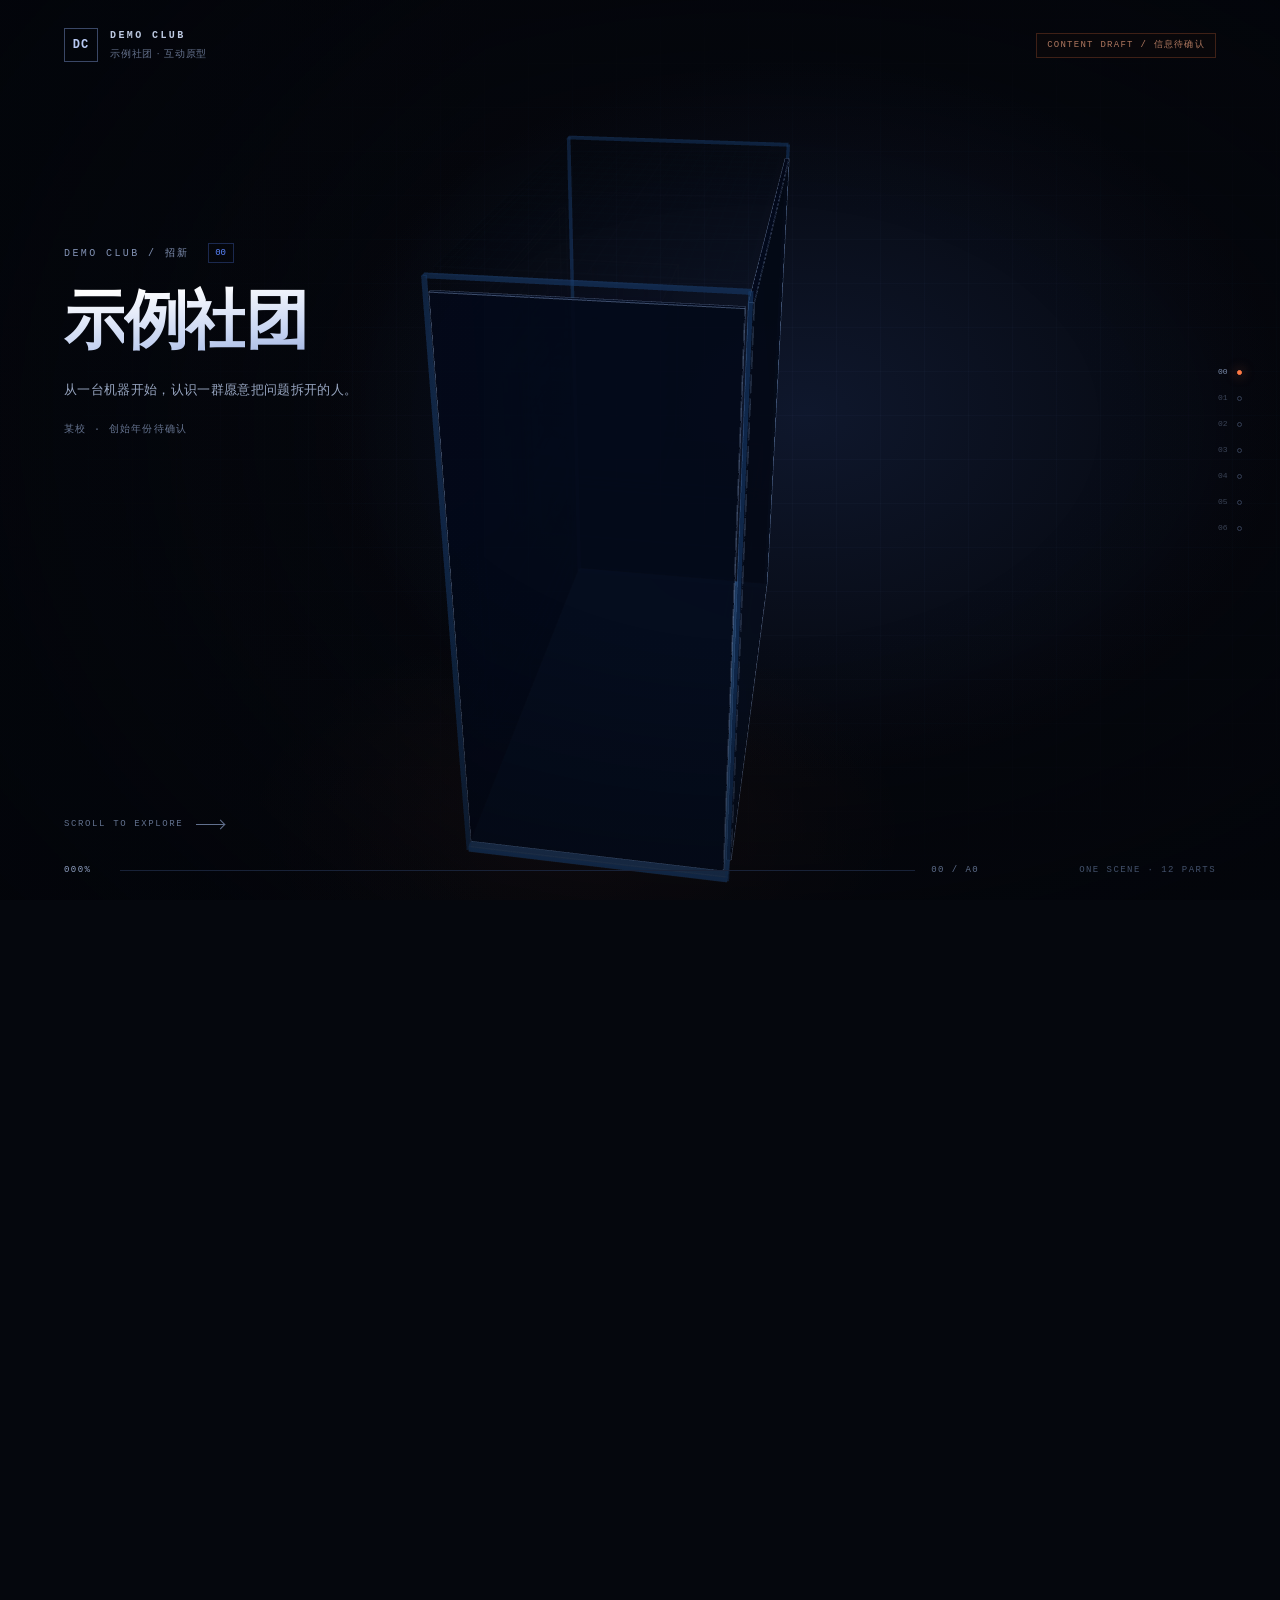
<file: index.html>
<!doctype html>
<html lang="zh-CN">
<head>
  <meta charset="utf-8">
  <meta name="viewport" content="width=device-width,initial-scale=1,viewport-fit=cover">
  <meta name="theme-color" content="#05070d">
  <meta name="description" content="示例社团招新互动原型：用一镜到底的台式机拆解，认识装机、选购与互助。">
  <title>示例社团 · 把问题拆开看看</title>
  <link rel="stylesheet" href="./styles.css">
  <style>html,body{margin:0;background:#05070d;color:#e8eefb}</style>
  <script type="importmap">{ "imports": { "three": "./vendor/three.module.js" } }</script>
</head>
<body>
  <a class="skip-link" href="#static-content">跳到静态正文</a>
  <div id="fallback-notice" class="fallback-notice" role="status" hidden></div>

  <div id="experience">
    <div class="scroll-track" id="scroll-track">
      <section class="stage" id="stage" aria-label="台式机七幕互动拆解">
        <div class="ambient" aria-hidden="true"></div>
        <div class="blueprint-grid" aria-hidden="true"></div>
        <canvas id="gl" aria-hidden="true"></canvas>
        <div class="blueprint-overlay" aria-hidden="true"><span class="fig-label">FIG.03 / EXPLODED VIEW</span><span class="scale-label">ATX · 1 UNIT ≈ 1 CM</span><i></i><i></i><i></i><i></i></div>
        <div class="vignette" aria-hidden="true"></div>

        <div class="boot" id="boot" role="status" aria-label="正在准备三维场景">
          <div class="boot-machine" aria-hidden="true"><i></i><i></i><i></i></div>
          <span>ASSEMBLING / 正在装配</span>
        </div>

        <header class="site-header">
          <a class="wordmark" href="#" aria-label="回到序章"><b>DC</b><span>DEMO CLUB<small>示例社团 · 互动原型</small></span></a>
          <span class="draft-badge">CONTENT DRAFT / 信息待确认</span>
        </header>

        <div id="labels" class="labels" aria-hidden="true"></div>
        <div id="copy" class="copy-layer">
          <article class="copy-panel" data-scene="a0" style="opacity:1;visibility:visible" aria-hidden="false">
            <div class="copy-topline"><span class="eyebrow">DEMO CLUB / 招新</span><span class="scene-index">00</span></div>
            <h1 class="scene-title">示例社团</h1>
            <p class="scene-lead">从一台机器开始，认识一群愿意把问题拆开的人。</p>
            <p class="scene-meta">某校 · 创始年份待确认</p>
          </article>
        </div>

        <nav class="chapter-rail" id="chapter-rail" aria-label="七幕目录">
          <button type="button" data-jump="0" aria-label="序章"><span>00</span><i></i></button>
          <button type="button" data-jump="1" aria-label="打开"><span>01</span><i></i></button>
          <button type="button" data-jump="2" aria-label="拆解"><span>02</span><i></i></button>
          <button type="button" data-jump="3" aria-label="图纸"><span>03</span><i></i></button>
          <button type="button" data-jump="4" aria-label="现实"><span>04</span><i></i></button>
          <button type="button" data-jump="5" aria-label="我们"><span>05</span><i></i></button>
          <button type="button" data-jump="6" aria-label="加入"><span>06</span><i></i></button>
        </nav>

        <aside class="join-card" id="join-card" aria-label="加入示例社团" aria-hidden="true">
          <div class="join-card-head"><span>JOIN THE BENCH</span><b>07 / 2026</b></div>
          <img id="qr-placeholder" src="./assets/qr-placeholder.svg" width="160" height="160" alt="二维码占位图，正式二维码待提供，当前不可扫码">
          <div class="join-copy"><strong>带上好奇心就够了</strong><span>正式群二维码待提供</span></div>
          <div class="join-actions">
            <button type="button" class="primary" id="show-qr">查看二维码</button>
            <button type="button" id="show-activities">活动安排</button>
            <button type="button" disabled title="联系方式待提供">联系方式待提供</button>
          </div>
        </aside>

        <aside class="part-card" id="part-card" aria-live="polite" aria-hidden="true">
          <button type="button" class="part-card-close" id="part-card-close" aria-label="关闭零件说明">×</button>
          <span class="part-card-index" id="part-card-index">—</span>
          <strong id="part-card-name"></strong>
          <small id="part-card-spec"></small>
        </aside>

        <dialog class="qr-dialog" id="qr-dialog" aria-labelledby="qr-dialog-title">
          <button type="button" class="qr-dialog-close" id="qr-dialog-close" aria-label="关闭二维码">×</button>
          <h2 id="qr-dialog-title">正式二维码待提供</h2>
          <img src="./assets/qr-placeholder.svg" width="240" height="240" alt="二维码占位图，不可扫码，正式群二维码待提供">
          <p>这是占位图，扫不出群。拿到正式二维码后替换 <code>assets/</code> 下的同名文件即可，页面结构不用改。</p>
        </dialog>

        <button class="scroll-cue" id="scroll-cue" type="button" aria-label="滚动到第一幕">
          <span>SCROLL TO EXPLORE</span><i aria-hidden="true"></i>
        </button>

        <footer class="hud">
          <span class="hud-pct" id="pct">000%</span>
          <span class="hud-track" aria-hidden="true"><i></i></span>
          <span class="hud-scene" id="hud-scene">00 / PROLOGUE</span>
          <span class="hud-tech">ONE SCENE · 12 PARTS</span>
        </footer>
      </section>
    </div>
  </div>

  <main id="static-content" class="static-content">
    <p class="static-kicker">STATIC EDITION / 完整静态版</p>
    <h1>示例社团：把问题拆开看看</h1>
    <p>这是无需 WebGL 也能阅读的七幕版本。社团名称、年份、活动与联系方式目前均为待确认演示内容。</p>
    <section id="static-a0"><span>00 / 序章</span><h2>示例社团</h2><p>从一台机器开始，认识一群愿意把问题拆开的人。某校，创始年份待确认。</p></section>
    <section id="static-a1"><span>01 / 打开</span><h2>把它拆开看看</h2><p>这台机器里的每一个零件，都在决定它值不值这个价。</p></section>
    <section id="static-a2"><span>02 / 装机</span><h2>我们真的动手</h2><p>整机装配、常见故障排错、工具与防静电、走线，均为待确认的示例活动条目。</p></section>
    <section id="static-a3"><span>03 / 参数</span><h2>参数不是玄学</h2><p>看懂 CPU 与整机差价、B760 和 Z790 的定位、电源瓦数；当前规范为 ATX 3.1 与 12V-2x6。</p></section>
    <section id="static-a4"><span>04 / 现实</span><h2>今年，存储是真的贵</h2><p>内存和固态涨价会卡住第一台机器的预算。我们帮你分清哪些钱必须花、哪些可以等，以及旧零件哪些还能用。</p></section>
    <section id="static-a5"><span>05 / 我们</span><h2>一个人装机，一群人排错</h2><p>不懂就问。把问题带来，把机器带来，空手来也可以。成员方向与活动频次待社团确认。</p></section>
    <section id="static-a6"><span>06 / 加入</span><h2>九月，机箱旁边见</h2><p>团队寄语、正式群二维码和联系方式待提供。本页占位二维码不可扫描，不能直接作为上线版本。</p></section>
  </main>

  <noscript><style>#experience{display:none}.static-content{display:block}</style></noscript>
  <output id="diagnostics" hidden></output>
  <script type="module">
    import('./src/main.js').catch((error) => {
      document.documentElement.classList.add('static-mode');
      const notice = document.getElementById('fallback-notice');
      notice.hidden = false;
      notice.textContent = `已显示静态完整版：三维模块加载失败（${error.message}）。`;
      console.error(error);
    });
  </script>
</body>
</html>
</file>
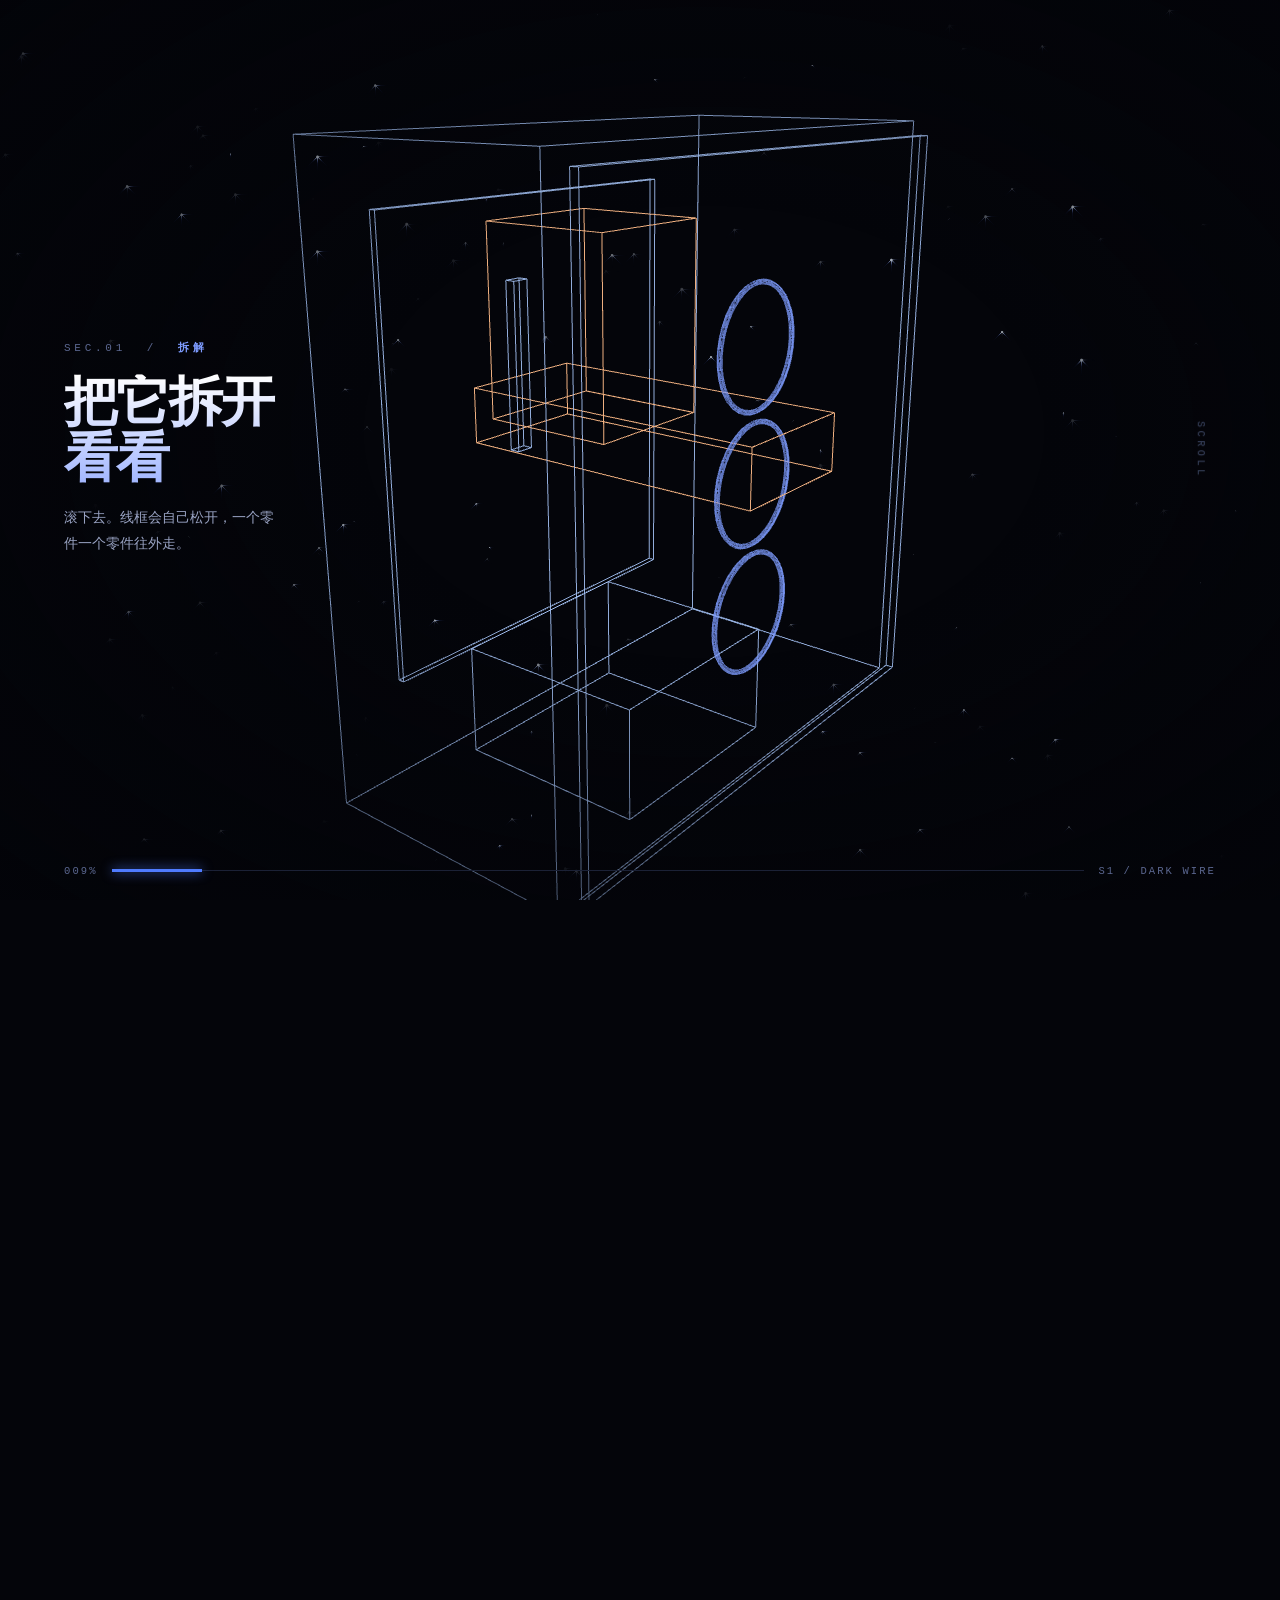
<file: apps/recruit-explore/s1-dark-wire.html>
<!DOCTYPE html>
<html lang="zh-CN">
<head>
<meta charset="UTF-8">
<meta name="viewport" content="width=device-width, initial-scale=1.0">
<title>S1 · 暗场线框 — 台式机爆炸拆解</title>
<style>
  :root{--p:0}
  *{margin:0;padding:0;box-sizing:border-box}
  html,body{background:#04050a;color:#e8eaf0;overflow-x:hidden;
    font-family:"PingFang SC","Microsoft YaHei",system-ui,sans-serif;-webkit-font-smoothing:antialiased}
  #stars{position:fixed;inset:0;z-index:0;pointer-events:none}
  #gl{position:fixed;inset:0;z-index:1;display:block}
  #vig{position:fixed;inset:0;z-index:2;pointer-events:none;
    background:radial-gradient(ellipse at 55% 48%,transparent 34%,rgba(3,4,9,.88) 100%)}
  .scroll{height:300vh;position:relative;z-index:0}

  .copy{position:fixed;left:5vw;top:50%;transform:translateY(-50%);z-index:4;max-width:22ch;pointer-events:none}
  .eyebrow{font:500 11px/1 ui-monospace,Consolas,monospace;letter-spacing:.34em;
    color:#5b6790;text-transform:uppercase;margin-bottom:20px}
  .eyebrow b{color:#7d9bff}
  h1{font-size:clamp(32px,4.2vw,56px);line-height:1.05;letter-spacing:-.03em;font-weight:800;
    background:linear-gradient(180deg,#fff 0%,#9fb4ff 100%);
    -webkit-background-clip:text;background-clip:text;color:transparent}
  .lead{margin-top:18px;font-size:13.5px;line-height:1.9;color:#98a2c2}

  .labels{position:fixed;inset:0;z-index:3;pointer-events:none}
  .lb{position:absolute;font:500 11px/1 ui-monospace,Consolas,monospace;letter-spacing:.16em;
    color:#c9d4ff;white-space:nowrap;opacity:0;transform:translate(-50%,-50%);
    transition:opacity .25s;text-shadow:0 0 12px rgba(79,123,255,.6)}
  .lb i{display:block;width:1px;height:26px;margin:6px auto 0;
    background:linear-gradient(#4f7bff,rgba(79,123,255,0))}

  .hud{position:fixed;left:5vw;right:5vw;bottom:24px;z-index:5;display:flex;align-items:center;gap:14px;
    font:500 10.5px/1 ui-monospace,monospace;letter-spacing:.2em;color:#5b6790}
  .bar{flex:1;height:1px;background:#1b2136;position:relative}
  .bar i{position:absolute;left:0;top:-1px;height:3px;background:#4f7bff;width:calc(var(--p) * 100%);
    box-shadow:0 0 12px #4f7bff}
  .hint{position:fixed;right:4vw;top:50%;transform:translateY(-50%) rotate(90deg);z-index:5;
    font:500 10px/1 ui-monospace,monospace;letter-spacing:.36em;color:#3d4866}
  #err{position:fixed;left:5vw;top:24px;z-index:9;max-width:70ch;
    font:500 12px/1.7 ui-monospace,monospace;color:#ff8f6b;white-space:pre-wrap}
  #dbg{position:fixed;left:5vw;bottom:56px;z-index:9;
    font:500 11px/1.6 ui-monospace,monospace;color:#6f7da3;white-space:pre-wrap}
</style>
<script type="importmap">
{ "imports": { "three": "./vendor/three.module.js" } }
</script>
</head>
<body>
<canvas id="stars"></canvas>
<canvas id="gl"></canvas>
<div id="vig"></div>
<div class="labels" id="labels"></div>

<div class="scroll"></div>

<div class="copy">
  <div class="eyebrow">SEC.01 &nbsp;/&nbsp; <b>拆解</b></div>
  <h1>把它拆开看看</h1>
  <p class="lead">滚下去。线框会自己松开，一个零件一个零件往外走。</p>
</div>

<div class="hint">SCROLL</div>
<div class="hud">
  <span id="pct">000%</span><span class="bar"><i></i></span><span>S1 / DARK WIRE</span>
</div>
<div id="err"></div>
<div id="dbg"></div>

<script>
// ---- 星芒层（纯 2D，不依赖 WebGL）----
(function(){
  const cv = document.getElementById('stars');
  const ctx = cv.getContext('2d');
  const DPR = Math.min(devicePixelRatio || 1, 2);
  function mulberry32(a){return function(){a|=0;a=a+0x6D2B79F5|0;let t=Math.imul(a^a>>>15,1|a);
    t=t+Math.imul(t^t>>>7,61|t)^t;return((t^t>>>14)>>>0)/4294967296}}
  const rnd = mulberry32(20261024);
  let stars = [], sprite;
  function makeSprite(){
    const S = 96, H = S/2, c = document.createElement('canvas');
    c.width = c.height = S;
    const g = c.getContext('2d'); g.translate(H,H);
    const len = S*0.48, w = S*0.014;
    for (let i=0;i<4;i++){
      const gr = g.createLinearGradient(0,0,len,0);
      gr.addColorStop(0,'hsla(220,100%,100%,1)');
      gr.addColorStop(.12,'hsla(222,96%,88%,.85)');
      gr.addColorStop(.4,'hsla(226,96%,66%,.18)');
      gr.addColorStop(1,'hsla(230,96%,55%,0)');
      g.save(); g.rotate(i*Math.PI/4); g.fillStyle = gr;
      g.beginPath(); g.moveTo(0,-w);
      g.quadraticCurveTo(len*.3,-w*.7,len,0);
      g.quadraticCurveTo(len*.3,w*.7,0,w);
      g.closePath(); g.fill(); g.restore();
    }
    const r = S*0.05, core = g.createRadialGradient(0,0,0,0,0,r);
    core.addColorStop(0,'rgba(255,255,255,1)');
    core.addColorStop(.6,'rgba(226,240,255,.85)');
    core.addColorStop(1,'rgba(210,232,255,0)');
    g.fillStyle = core; g.beginPath(); g.arc(0,0,r,0,6.2832); g.fill();
    return c;
  }
  sprite = makeSprite();
  function rebuild(){
    cv.width = Math.floor(innerWidth*DPR);
    cv.height = Math.floor(innerHeight*DPR);
    const N = Math.max(140, Math.round(innerWidth*innerHeight/9000));
    stars = [];
    for (let i=0;i<N;i++){
      stars.push({x:rnd(),y:rnd(),s:.35+rnd()*1.1,a:.25+rnd()*.6,ph:rnd()*6.283,sp:.5+rnd()*1.4});
    }
  }
  rebuild();
  addEventListener('resize', rebuild);
  window.__drawStars = function(progress, t){
    ctx.setTransform(1,0,0,1,0,0);
    ctx.clearRect(0,0,cv.width,cv.height);
    ctx.globalCompositeOperation = 'lighter';
    for (const s of stars){
      const par = 1 + progress*1.4;                 // 越往下越"贴脸"
      const x = ((s.x + (progress-0.5)*0.12*s.s) % 1) * cv.width;
      const y = s.y * cv.height;
      const size = 22*s.s*par;
      const tw = .55 + .45*Math.sin(t*s.sp + s.ph);
      ctx.globalAlpha = s.a * tw * (1 - progress*0.35);
      ctx.drawImage(sprite, x - size/2, y - size/2, size, size);
    }
    ctx.globalAlpha = 1;
    ctx.globalCompositeOperation = 'source-over';
  };
})();
</script>

<script type="module">
const errBox = document.getElementById('err');
function fail(msg){ errBox.textContent = 'WEBGL/THREE 失败：' + msg; }
let THREE;
try { THREE = await import('three'); } catch(e){ fail('import three: ' + e.message); throw e; }

const canvas = document.getElementById('gl');
let renderer;
try {
  renderer = new THREE.WebGLRenderer({ canvas, antialias:true, alpha:true });
} catch(e){
  fail('WebGLRenderer: ' + e.message);
  throw e;
}
renderer.setPixelRatio(Math.min(devicePixelRatio, 2));
renderer.setSize(innerWidth, innerHeight);

const scene = new THREE.Scene();
const camera = new THREE.PerspectiveCamera(40, innerWidth/innerHeight, 0.1, 2000);

// ---------- 机箱零件（单位约等于 cm）----------
const LINE = new THREE.LineBasicMaterial({ color:0x5b86ff, transparent:true, opacity:.95 });
const LINE_HOT = new THREE.LineBasicMaterial({ color:0xff6b3d, transparent:true, opacity:.95 });
const parts = [];

function box(name, w, h, d, pos, expl, hot){
  const geo = new THREE.BoxGeometry(w, h, d);
  const edges = new THREE.EdgesGeometry(geo);
  const line = new THREE.LineSegments(edges, hot ? LINE_HOT : LINE);
  line.position.set(pos[0], pos[1], pos[2]);
  scene.add(line);
  parts.push({
    name, obj: line,
    base: new THREE.Vector3(pos[0], pos[1], pos[2]),
    expl: new THREE.Vector3(expl[0], expl[1], expl[2])
  });
  return line;
}

// 尺寸：机箱 w20 h46 d42，原点在中心
box('机箱框架', 20, 46, 42, [0, 0, 0], [0, 0, 0], false);
box('侧板', 0.6, 44, 40, [10, 0, 0], [15, 0, 0], false);
box('主板', 0.5, 34, 30, [-9.2, 1, 0], [-13, 0, 0], false);
box('散热器', 11, 15, 11, [-5.2, 8, -2], [-9, 7, 0], true);
box('内存', 0.8, 13, 1.4, [-8.6, 5, 2.4], [-9, 5, 3], false);
box('显卡', 26, 4.5, 11, [-2, 0.5, -5], [0, 0, 16], true);
box('电源', 15, 8.5, 16, [0, -17.5, 2], [-4, -13, 3], false);

// 前置风扇（三个环）
const fanMat = new THREE.LineBasicMaterial({ color:0x7d9bff, transparent:true, opacity:.55 });
for (let i=0;i<3;i++){
  const ring = new THREE.Mesh(
    new THREE.TorusGeometry(4.4, 0.16, 6, 40),
    new THREE.MeshBasicMaterial({ color:0x7d9bff, transparent:true, opacity:.5, wireframe:true })
  );
  ring.position.set(8.6, 9 - i*9.6, 0);
  ring.rotation.y = Math.PI/2;
  scene.add(ring);
  parts.push({ name:'进风', obj:ring, base:ring.position.clone(), expl:new THREE.Vector3(14, 0, 0) });
}

// ---------- 标签 DOM ----------
const labelsEl = document.getElementById('labels');
const LABELS = ['侧板','主板','散热器','显卡','电源'];
const labelMap = new Map();
for (const n of LABELS){
  const d = document.createElement('div');
  d.className = 'lb'; d.innerHTML = n + '<i></i>';
  labelsEl.appendChild(d);
  labelMap.set(n, d);
}

// ---------- 滚动进度 ----------
const forced = new URLSearchParams(location.search).get('t');
const FORCED = forced === null ? null : Math.min(1, Math.max(0, parseFloat(forced) || 0));
let target = 0, cur = 0;

function measure(){
  const max = document.documentElement.scrollHeight - innerHeight;
  target = max > 0 ? Math.min(1, Math.max(0, scrollY / max)) : 0;
}

const pctEl = document.getElementById('pct');
const v3 = new THREE.Vector3();
const shellAlpha = { v: 1 };

function place(p){
  for (const it of parts){
    it.obj.position.copy(it.base).addScaledVector(it.expl, p);
    if (it.name === '机箱框架'){
      it.obj.material.opacity = 0.95 * (1 - p*0.82);
    }
  }
  // 相机后撤
  camera.position.set(52 + p*16, 26 + p*7, 66 + p*26);
  camera.lookAt(0, 0, 0);
  camera.updateMatrixWorld();

  // 标签投影
  for (const [name, el] of labelMap){
    const it = parts.find(x => x.name === name);
    if (!it) continue;
    v3.copy(it.obj.position).project(camera);
    const x = (v3.x*0.5+0.5)*innerWidth;
    const y = (0.5 - v3.y*0.5)*innerHeight;
    el.style.left = x + 'px';
    el.style.top = (y - 30) + 'px';
    el.style.opacity = String(Math.max(0, Math.min(1, (p - 0.18) / 0.45)) * 0.95);
  }
}

const DBG = new URLSearchParams(location.search).get('dbg') !== null;
const dbgEl = document.getElementById('dbg');
function report(){
  if (!DBG) return;
  const sc = document.getElementById('stars');
  dbgEl.textContent = [
    'calls=' + renderer.info.render.calls,
    'lines=' + renderer.info.render.lines,
    'gl=' + canvas.width + 'x' + canvas.height,
    'css=' + canvas.clientWidth + 'x' + canvas.clientHeight,
    'stars=' + (typeof window.__drawStars),
    'starsCv=' + sc.width + 'x' + sc.height,
    'parts=' + parts.length,
    'ctx=' + (renderer.getContext() ? 'ok' : 'null')
  ].join('\n');
}

function draw(t){
  place(FORCED !== null ? FORCED : cur);
  const p = FORCED !== null ? FORCED : cur;
  const hue = 0.60 + p*0.14;
  LINE.color.setHSL(hue, 0.82, 0.66);
  LINE_HOT.color.setHSL(0.055, 0.9, 0.6);
  renderer.render(scene, camera);
  if (window.__drawStars) window.__drawStars(p, t);
  pctEl.textContent = String(Math.round(p*100)).padStart(3,'0') + '%';
  document.documentElement.style.setProperty('--p', p.toFixed(4));
  report();
}

addEventListener('resize', () => {
  camera.aspect = innerWidth/innerHeight;
  camera.updateProjectionMatrix();
  renderer.setSize(innerWidth, innerHeight);
});

if (FORCED !== null){
  // 锁定进度仍持续渲染：无头截图必须保证合成器能拿到画布内容
  (function spin(){
    draw(2.0);
    requestAnimationFrame(spin);
  })();
} else {
  measure(); cur = target;
  addEventListener('scroll', measure, {passive:true});
  const clock = new THREE.Clock();
  (function loop(){
    cur += (target - cur) * 0.1;
    draw(clock.getElapsedTime());
    requestAnimationFrame(loop);
  })();
}
</script>
</body>
</html>
</file>
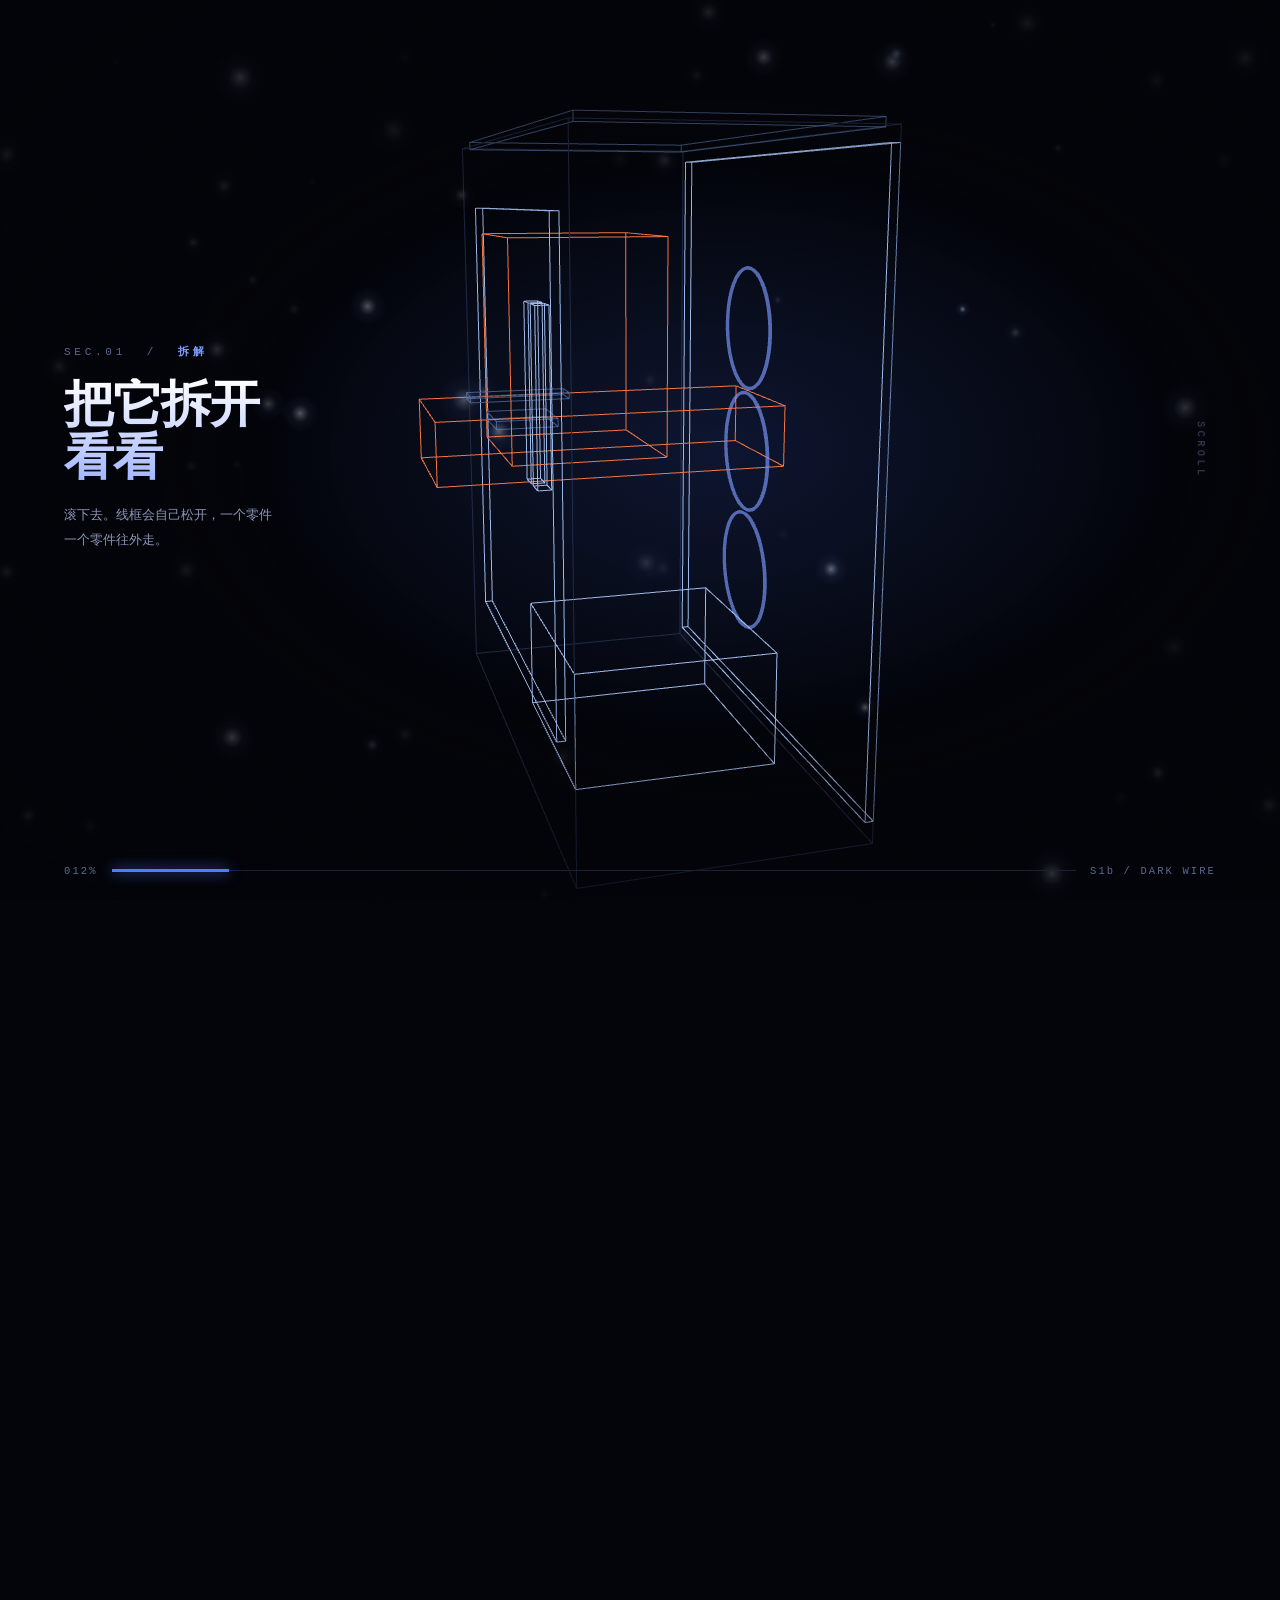
<file: apps/recruit-explore/s1b-dark-wire.html>
<!DOCTYPE html>
<html lang="zh-CN">
<head>
<meta charset="UTF-8">
<meta name="viewport" content="width=device-width, initial-scale=1.0">
<title>S1b · 暗场线框 — 台式机爆炸拆解（缓动版）</title>
<style>
  :root{--p:0}
  *{margin:0;padding:0;box-sizing:border-box}
  html,body{background:#04050a;color:#e8eaf0;overflow-x:hidden;
    font-family:"PingFang SC","Microsoft YaHei",system-ui,sans-serif;-webkit-font-smoothing:antialiased}
  #stars{position:fixed;inset:0;z-index:0;pointer-events:none}
  #glow{position:fixed;inset:0;z-index:0;pointer-events:none;
    background:radial-gradient(ellipse 52% 46% at 56% 50%, rgba(38,62,140,.30), transparent 72%)}
  #gl{position:fixed;inset:0;z-index:1;display:block}
  #vig{position:fixed;inset:0;z-index:2;pointer-events:none;
    background:radial-gradient(ellipse at 56% 50%,transparent 38%,rgba(3,4,9,.92) 100%)}
  .scroll{height:340vh;position:relative;z-index:0}

  .copy{position:fixed;left:5vw;top:50%;transform:translateY(-50%);z-index:4;max-width:21ch;pointer-events:none}
  .eyebrow{font:500 11px/1 ui-monospace,Consolas,monospace;letter-spacing:.34em;
    color:#5b6790;text-transform:uppercase;margin-bottom:20px}
  .eyebrow b{color:#7d9bff}
  h1{font-size:clamp(30px,3.9vw,52px);line-height:1.06;letter-spacing:-.03em;font-weight:800;
    background:linear-gradient(180deg,#fff 0%,#9fb4ff 100%);
    -webkit-background-clip:text;background-clip:text;color:transparent}
  .lead{margin-top:18px;font-size:13px;line-height:1.95;color:#8b96b8}

  .labels{position:fixed;inset:0;z-index:3;pointer-events:none}
  .lb{position:absolute;opacity:0;transform:translate(-50%,0);transition:opacity .3s;
    font:500 10.5px/1.2 ui-monospace,Consolas,monospace;letter-spacing:.2em;color:#cdd8ff;
    white-space:nowrap;text-shadow:0 0 14px rgba(79,123,255,.55)}
  .lb s{display:block;text-decoration:none;font-size:9px;letter-spacing:.12em;
    color:#6a76a0;margin-top:5px;text-align:center}
  .lb b{display:block;width:1px;height:22px;margin:7px auto 0;
    background:linear-gradient(rgba(125,155,255,.85),rgba(125,155,255,0))}

  .hud{position:fixed;left:5vw;right:5vw;bottom:24px;z-index:5;display:flex;align-items:center;gap:14px;
    font:500 10.5px/1 ui-monospace,monospace;letter-spacing:.2em;color:#5b6790}
  .bar{flex:1;height:1px;background:#1b2136;position:relative}
  .bar i{position:absolute;left:0;top:-1px;height:3px;background:#4f7bff;width:calc(var(--p) * 100%);
    box-shadow:0 0 14px #4f7bff}
  .hint{position:fixed;right:4vw;top:50%;transform:translateY(-50%) rotate(90deg);z-index:5;
    font:500 10px/1 ui-monospace,monospace;letter-spacing:.36em;color:#3d4866}
  #err{position:fixed;left:5vw;top:20px;z-index:9;max-width:70ch;
    font:500 12px/1.7 ui-monospace,monospace;color:#ff8f6b;white-space:pre-wrap}
</style>
<script type="importmap">
{ "imports": { "three": "./vendor/three.module.js" } }
</script>
</head>
<body>
<canvas id="stars"></canvas>
<div id="glow"></div>
<canvas id="gl"></canvas>
<div id="vig"></div>
<div class="labels" id="labels"></div>
<div class="scroll"></div>

<div class="copy">
  <div class="eyebrow">SEC.01 &nbsp;/&nbsp; <b>拆解</b></div>
  <h1>把它拆开看看</h1>
  <p class="lead">滚下去。线框会自己松开，一个零件一个零件往外走。</p>
</div>
<div class="hint">SCROLL</div>
<div class="hud">
  <span id="pct">000%</span><span class="bar"><i></i></span><span>S1b / DARK WIRE</span>
</div>
<div id="err"></div>

<script>
// ---------- 星芒层：只做柔光点，不做卡通星芒 ----------
(function(){
  const cv = document.getElementById('stars');
  const ctx = cv.getContext('2d');
  const DPR = Math.min(devicePixelRatio || 1, 2);
  function mulberry32(a){return function(){a|=0;a=a+0x6D2B79F5|0;let t=Math.imul(a^a>>>15,1|a);
    t=t+Math.imul(t^t>>>7,61|t)^t;return((t^t>>>14)>>>0)/4294967296}}
  const rnd = mulberry32(1124);
  let stars = [], sprite;

  function makeSprite(){
    const S = 64, H = S/2, c = document.createElement('canvas');
    c.width = c.height = S;
    const g = c.getContext('2d');
    const rg = g.createRadialGradient(H,H,0,H,H,H);
    rg.addColorStop(0,   'rgba(255,255,255,1)');
    rg.addColorStop(0.18,'rgba(226,236,255,.62)');
    rg.addColorStop(0.45,'rgba(160,190,255,.16)');
    rg.addColorStop(1,   'rgba(120,160,255,0)');
    g.fillStyle = rg;
    g.beginPath(); g.arc(H,H,H,0,6.2832); g.fill();
    return c;
  }
  sprite = makeSprite();

  function rebuild(){
    cv.width = Math.floor(innerWidth*DPR);
    cv.height = Math.floor(innerHeight*DPR);
    const N = Math.max(60, Math.round(innerWidth*innerHeight/26000));
    stars = [];
    for (let i=0;i<N;i++){
      stars.push({x:rnd(), y:rnd(), s:.5+rnd()*1.6, a:.12+rnd()*.34, ph:rnd()*6.283, sp:.3+rnd()*.9});
    }
  }
  rebuild();
  addEventListener('resize', rebuild);

  window.__drawStars = function(progress, t){
    ctx.setTransform(1,0,0,1,0,0);
    ctx.clearRect(0,0,cv.width,cv.height);
    ctx.globalCompositeOperation = 'lighter';
    for (const s of stars){
      const x = s.x * cv.width;
      const y = s.y * cv.height;
      const size = 26 * s.s * (1 + progress*1.1);
      const tw = .6 + .4*Math.sin(t*s.sp*.6 + s.ph);
      ctx.globalAlpha = s.a * tw * (1 - progress*0.4);
      ctx.drawImage(sprite, x - size/2, y - size/2, size, size);
    }
    ctx.globalAlpha = 1;
    ctx.globalCompositeOperation = 'source-over';
  };
})();
</script>

<script type="module">
const errBox = document.getElementById('err');
let THREE;
try { THREE = await import('three'); }
catch(e){ errBox.textContent = 'import three 失败: ' + e.message; throw e; }

const canvas = document.getElementById('gl');
let renderer;
try { renderer = new THREE.WebGLRenderer({ canvas, antialias:true, alpha:true }); }
catch(e){ errBox.textContent = 'WebGLRenderer 失败: ' + e.message; throw e; }
renderer.setPixelRatio(Math.min(devicePixelRatio, 2));
renderer.setSize(innerWidth, innerHeight);

const scene = new THREE.Scene();
const FOV = 40;
const camera = new THREE.PerspectiveCamera(FOV, innerWidth/innerHeight, 0.5, 4000);

// ---------- 线条材质分级：骨架最淡，主体中等，强调色 ----------
const MAT = {
  shell: new THREE.LineBasicMaterial({ color:0x3a4a72, transparent:true, opacity:.5 }),
  main:  new THREE.LineBasicMaterial({ color:0x5b86ff, transparent:true, opacity:.92 }),
  soft:  new THREE.LineBasicMaterial({ color:0x6f8fd0, transparent:true, opacity:.55 }),
  hot:   new THREE.LineBasicMaterial({ color:0xff7a45, transparent:true, opacity:.95 })
};

const parts = [];

function addEdges(name, geo, mat, pos, expl, tag){
  const line = new THREE.LineSegments(new THREE.EdgesGeometry(geo), mat);
  line.position.set(pos[0], pos[1], pos[2]);
  scene.add(line);
  parts.push({
    name, obj: line, tag: tag || '',
    base: new THREE.Vector3(pos[0], pos[1], pos[2]),
    expl: new THREE.Vector3(expl[0], expl[1], expl[2])
  });
  return line;
}

// 机箱：w20 h46 d42
addEdges('机箱骨架', new THREE.BoxGeometry(20, 46, 42), MAT.shell, [0,0,0], [0,0,0], '');

// 侧板（玻璃）：最外，走最远
addEdges('侧板', new THREE.BoxGeometry(0.6, 44, 40), MAT.main, [10,0,0], [30,0,0], '钢化玻璃');

// 主板
addEdges('主板', new THREE.BoxGeometry(0.6, 34, 30), MAT.main, [-9.4,1,0], [-26,0,0], 'ATX / B760');

// 塔式散热
addEdges('散热器', new THREE.BoxGeometry(11.5, 16, 11.5), MAT.hot, [-4.6,8,-2], [-20,14,0], '双塔六热管');

// CPU
addEdges('处理器', new THREE.BoxGeometry(4.6,0.6,4.6), MAT.soft, [-8.6,2.4,-2], [-14,8,2], 'i5 / 6P+8E');

// 内存 ×2
addEdges('内存 A', new THREE.BoxGeometry(1.0,13,1.6), MAT.main, [-8.4,5,2.2], [-16,10,4], '16G 双通道');
addEdges('内存 B', new THREE.BoxGeometry(1.0,13,1.6), MAT.main, [-8.4,5,4.6], [-16,12,7], '');

// 显卡
addEdges('显卡', new THREE.BoxGeometry(27,4.8,11), MAT.hot, [-2,0.6,-5], [0,-2,30], '三风扇 / 2.5 槽');

// 电源
addEdges('电源', new THREE.BoxGeometry(15,8.6,16), MAT.main, [0,-17.6,2], [-6,-24,4], '750W 金牌');

// M.2 固态
addEdges('固态', new THREE.BoxGeometry(8,0.5,2.2), MAT.soft, [-7.6,3.2,-9], [-16,-9,-6], '1TB Gen4');

// 顶盖
addEdges('顶盖', new THREE.BoxGeometry(19,0.6,40), MAT.soft, [0,23,0], [0,26,0], '');

// 前置风扇 ×3（环）
for (let i=0;i<3;i++){
  const ring = new THREE.Mesh(
    new THREE.TorusGeometry(4.6, 0.14, 6, 48),
    new THREE.MeshBasicMaterial({ color:0x7d9bff, transparent:true, opacity:.65 })
  );
  ring.position.set(8.4, 9 - i*9.6, 0);
  ring.rotation.y = Math.PI/2;
  scene.add(ring);
  parts.push({ name:'进风 '+(i+1), obj:ring, tag:'140mm',
    base:ring.position.clone(), expl:new THREE.Vector3(26, 0, 0) });
}

// ---------- 标签（跟着零件走，按区域错开，避免互相压）------------
const labelsEl = document.getElementById('labels');
const LABEL_OFFSET = {
  '侧板':[0,-34], '主板':[-58,0], '散热器':[0,-30], '显卡':[0,26],
  '电源':[0,26], '内存 A':[46,-14], '处理器':[-52,10], '固态':[-46,0]
};
const labelEls = new Map();
for (const it of parts){
  if (!LABEL_OFFSET[it.name]) continue;
  const d = document.createElement('div');
  d.className = 'lb';
  d.innerHTML = it.name + (it.tag ? '<s>' + it.tag + '</s>' : '') + '<b></b>';
  labelsEl.appendChild(d);
  labelEls.set(it.name, d);
}

// ---------- 三次方缓入缓出 ----------
const easeInOutCubic = p => p < 0.5 ? 4*p*p*p : 1 - Math.pow(-2*p + 2, 3)/2;

// ---------- 进度 ----------
const forced = new URLSearchParams(location.search).get('t');
const FORCED = forced === null ? null : Math.min(1, Math.max(0, parseFloat(forced) || 0));
let target = 0, cur = 0;
function measure(){
  const max = document.documentElement.scrollHeight - innerHeight;
  target = max > 0 ? Math.min(1, Math.max(0, scrollY / max)) : 0;
}

const pctEl = document.getElementById('pct');
const v3 = new THREE.Vector3();

// 自动取景：按散开半径算相机距离，保证怎么拉都框得住
function frame(e){
  const radius = 30 + e * 30;
  const dist = radius / Math.tan(THREE.MathUtils.degToRad(FOV/2)) * 1.12;
  const ang = -0.30 + e * 0.24;                 // 轻微绕行，增加纵深
  camera.position.set(Math.sin(ang)*dist*0.92, dist*0.20 - e*3, Math.cos(ang)*dist);
  camera.lookAt(0, -e*3.5, 0);
  camera.updateMatrixWorld();
}

function place(e){
  for (const it of parts){
    it.obj.position.copy(it.base).addScaledVector(it.expl, e);
    if (it.name === '机箱骨架') it.obj.material.opacity = 0.5 * (1 - e*0.75);
  }
  frame(e);

  for (const [name, el] of labelEls){
    const it = parts.find(x => x.name === name);
    if (!it) continue;
    v3.copy(it.obj.position).project(camera);
    const off = LABEL_OFFSET[name];
    el.style.left = ((v3.x*0.5+0.5)*innerWidth + off[0]) + 'px';
    el.style.top  = ((0.5 - v3.y*0.5)*innerHeight + off[1]) + 'px';
    el.style.opacity = String(Math.max(0, Math.min(1, (e - 0.34) / 0.36)) * 0.92);
  }
}

function draw(t){
  const raw = FORCED !== null ? FORCED : cur;
  const e = easeInOutCubic(raw);
  place(e);
  MAT.main.color.setHSL(0.615 + e*0.045, 0.86, 0.68);
  renderer.render(scene, camera);
  if (window.__drawStars) window.__drawStars(e, t);
  pctEl.textContent = String(Math.round(raw*100)).padStart(3,'0') + '%';
  document.documentElement.style.setProperty('--p', raw.toFixed(4));
}

addEventListener('resize', () => {
  camera.aspect = innerWidth/innerHeight;
  camera.updateProjectionMatrix();
  renderer.setSize(innerWidth, innerHeight);
});

measure(); cur = target;
addEventListener('scroll', measure, {passive:true});

// 持续渲染：无头截帧必须保证合成器拿到最新一帧
(function loop(){
  const clock = performance.now()/1000;
  if (FORCED === null){
    cur += (target - cur) * 0.12;
    if (Math.abs(target - cur) < 1e-4) cur = target;
  }
  draw(clock);
  requestAnimationFrame(loop);
})();
</script>
</body>
</html>
</file>
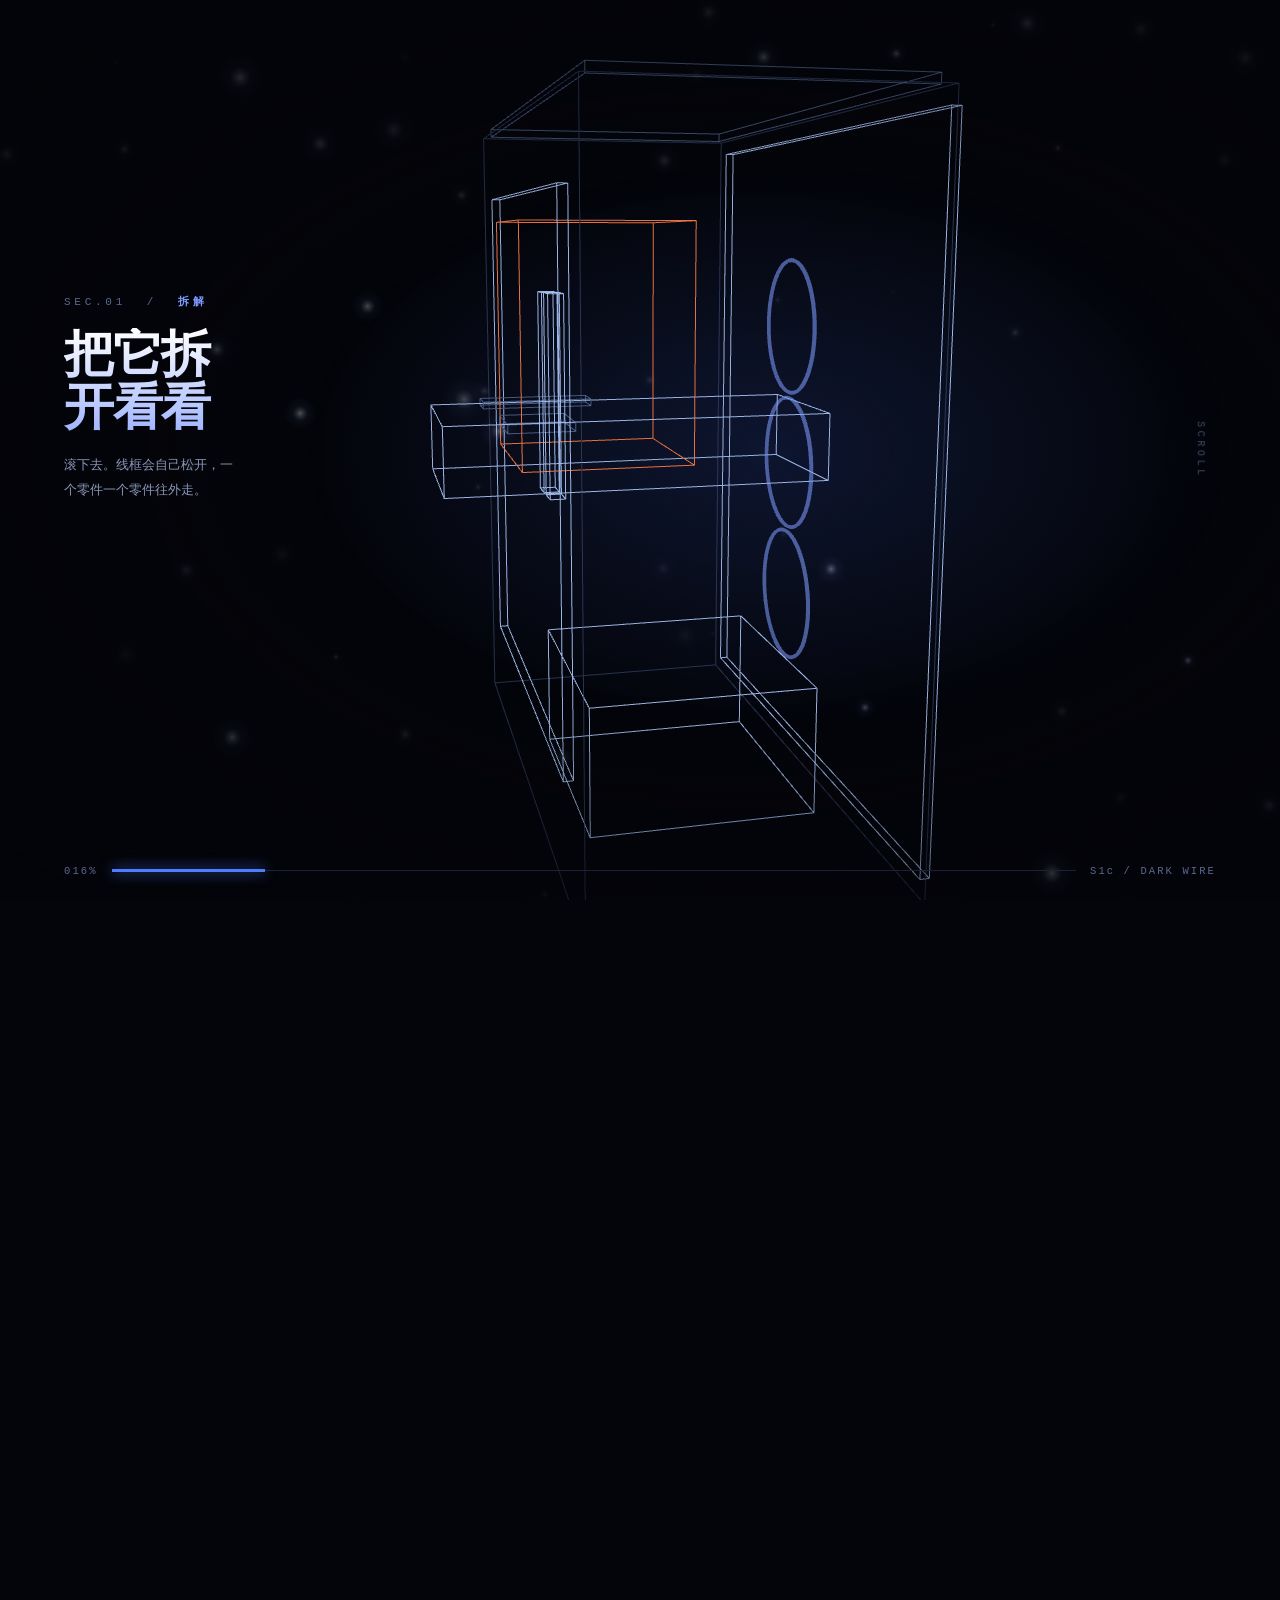
<file: apps/recruit-explore/s1c-dark-wire.html>
<!DOCTYPE html>
<html lang="zh-CN">
<head>
<meta charset="UTF-8">
<meta name="viewport" content="width=device-width, initial-scale=1.0">
<title>S1c · 暗场线框 — 台式机爆炸拆解（包围盒取景）</title>
<style>
  :root{--p:0}
  *{margin:0;padding:0;box-sizing:border-box}
  html,body{background:#04050a;color:#e8eaf0;overflow-x:hidden;
    font-family:"PingFang SC","Microsoft YaHei",system-ui,sans-serif;-webkit-font-smoothing:antialiased}
  #stars{position:fixed;inset:0;z-index:0;pointer-events:none}
  #glow{position:fixed;inset:0;z-index:0;pointer-events:none;
    background:radial-gradient(ellipse 50% 44% at 60% 50%, rgba(40,66,148,.28), transparent 72%)}
  #gl{position:fixed;inset:0;z-index:1;display:block}
  #vig{position:fixed;inset:0;z-index:2;pointer-events:none;
    background:radial-gradient(ellipse at 58% 50%,transparent 40%,rgba(3,4,9,.9) 100%)}
  .scroll{height:340vh;position:relative;z-index:0}

  .copy{position:fixed;left:5vw;top:33%;z-index:4;max-width:17ch;pointer-events:none}
  .eyebrow{font:500 11px/1 ui-monospace,Consolas,monospace;letter-spacing:.34em;
    color:#5b6790;text-transform:uppercase;margin-bottom:20px}
  .eyebrow b{color:#7d9bff}
  h1{font-size:clamp(30px,3.9vw,52px);line-height:1.06;letter-spacing:-.03em;font-weight:800;
    background:linear-gradient(180deg,#fff 0%,#9fb4ff 100%);
    -webkit-background-clip:text;background-clip:text;color:transparent}
  .lead{margin-top:18px;font-size:13px;line-height:1.95;color:#8b96b8}

  .labels{position:fixed;inset:0;z-index:3;pointer-events:none}
  .lb{position:absolute;opacity:0;transform:translate(-50%,0);transition:opacity .3s;
    font:600 11.5px/1.2 ui-monospace,Consolas,monospace;letter-spacing:.18em;color:#dbe4ff;
    white-space:nowrap;text-shadow:0 0 16px rgba(60,100,255,.5),0 1px 2px rgba(0,0,0,.9)}
  .lb s{display:block;text-decoration:none;font-size:11px;letter-spacing:0;
    font-family:"PingFang SC","Microsoft YaHei",system-ui,sans-serif;
    color:#93a2c6;margin-top:6px;text-align:center;text-shadow:0 1px 2px #000}
  .lb b{display:block;width:1px;height:20px;margin:7px auto 0;
    background:linear-gradient(rgba(125,155,255,.9),rgba(125,155,255,0))}

  .hud{position:fixed;left:5vw;right:5vw;bottom:24px;z-index:5;display:flex;align-items:center;gap:14px;
    font:500 10.5px/1 ui-monospace,monospace;letter-spacing:.2em;color:#5b6790}
  .bar{flex:1;height:1px;background:#1b2136;position:relative}
  .bar i{position:absolute;left:0;top:-1px;height:3px;background:#4f7bff;width:calc(var(--p) * 100%);
    box-shadow:0 0 14px #4f7bff}
  .hint{position:fixed;right:4vw;top:50%;transform:translateY(-50%) rotate(90deg);z-index:5;
    font:500 10px/1 ui-monospace,monospace;letter-spacing:.36em;color:#3d4866}
  #err{position:fixed;left:5vw;top:20px;z-index:9;max-width:70ch;
    font:500 12px/1.7 ui-monospace,monospace;color:#ff8f6b;white-space:pre-wrap}
</style>
<script type="importmap">
{ "imports": { "three": "./vendor/three.module.js" } }
</script>
</head>
<body>
<canvas id="stars"></canvas>
<div id="glow"></div>
<canvas id="gl"></canvas>
<div id="vig"></div>
<div class="labels" id="labels"></div>
<div class="scroll"></div>

<div class="copy">
  <div class="eyebrow">SEC.01 &nbsp;/&nbsp; <b>拆解</b></div>
  <h1>把它拆开看看</h1>
  <p class="lead">滚下去。线框会自己松开，一个零件一个零件往外走。</p>
</div>
<div class="hint">SCROLL</div>
<div class="hud">
  <span id="pct">000%</span><span class="bar"><i></i></span><span>S1c / DARK WIRE</span>
</div>
<div id="err"></div>

<script>
// ---------- 星芒层：柔光点，不做卡通星芒 ----------
(function(){
  const cv = document.getElementById('stars');
  const ctx = cv.getContext('2d');
  const DPR = Math.min(devicePixelRatio || 1, 2);
  function mulberry32(a){return function(){a|=0;a=a+0x6D2B79F5|0;let t=Math.imul(a^a>>>15,1|a);
    t=t+Math.imul(t^t>>>7,61|t)^t;return((t^t>>>14)>>>0)/4294967296}}
  const rnd = mulberry32(1124);
  let stars = [], sprite;

  function makeSprite(){
    const S = 64, H = S/2, c = document.createElement('canvas');
    c.width = c.height = S;
    const g = c.getContext('2d');
    const rg = g.createRadialGradient(H,H,0,H,H,H);
    rg.addColorStop(0,   'rgba(255,255,255,1)');
    rg.addColorStop(0.16,'rgba(228,238,255,.60)');
    rg.addColorStop(0.42,'rgba(160,190,255,.15)');
    rg.addColorStop(1,   'rgba(120,160,255,0)');
    g.fillStyle = rg;
    g.beginPath(); g.arc(H,H,H,0,6.2832); g.fill();
    return c;
  }
  sprite = makeSprite();

  function rebuild(){
    cv.width = Math.floor(innerWidth*DPR);
    cv.height = Math.floor(innerHeight*DPR);
    const N = Math.max(50, Math.round(innerWidth*innerHeight/32000));
    stars = [];
    for (let i=0;i<N;i++){
      stars.push({x:rnd(), y:rnd(), s:.5+rnd()*1.5, a:.10+rnd()*.30, ph:rnd()*6.283, sp:.3+rnd()*.8});
    }
  }
  rebuild();
  addEventListener('resize', rebuild);

  window.__drawStars = function(progress, t){
    ctx.setTransform(1,0,0,1,0,0);
    ctx.clearRect(0,0,cv.width,cv.height);
    ctx.globalCompositeOperation = 'lighter';
    for (const s of stars){
      const x = s.x * cv.width;
      const y = s.y * cv.height;
      const size = 24 * s.s * (1 + progress*1.0);
      const tw = .65 + .35*Math.sin(t*s.sp*.5 + s.ph);
      ctx.globalAlpha = s.a * tw * (1 - progress*0.45);
      ctx.drawImage(sprite, x - size/2, y - size/2, size, size);
    }
    ctx.globalAlpha = 1;
    ctx.globalCompositeOperation = 'source-over';
  };
})();
</script>

<script type="module">
const errBox = document.getElementById('err');
let THREE;
try { THREE = await import('three'); }
catch(e){ errBox.textContent = 'import three 失败: ' + e.message; throw e; }

const canvas = document.getElementById('gl');
let renderer;
try { renderer = new THREE.WebGLRenderer({ canvas, antialias:true, alpha:true }); }
catch(e){ errBox.textContent = 'WebGLRenderer 失败: ' + e.message; throw e; }
renderer.setPixelRatio(Math.min(devicePixelRatio, 2));
renderer.setSize(innerWidth, innerHeight);

const scene = new THREE.Scene();
scene.fog = new THREE.FogExp2(0x04050a, 0.0026);   // 景深：远处零件自然退到暗部
const root = new THREE.Group();
root.position.x = 7;            // 整机右移，给左侧文案让位
scene.add(root);

const FOV = 40;
const camera = new THREE.PerspectiveCamera(FOV, innerWidth/innerHeight, 0.5, 5000);

const MAT = {
  shell: new THREE.LineBasicMaterial({ color:0x41527d, transparent:true, opacity:.55 }),
  main:  new THREE.LineBasicMaterial({ color:0x5b86ff, transparent:true, opacity:.94 }),
  soft:  new THREE.LineBasicMaterial({ color:0x7391cc, transparent:true, opacity:.6 }),
  hot:   new THREE.LineBasicMaterial({ color:0xff7a45, transparent:true, opacity:.95 })
};

const parts = [];

function addEdges(name, geo, mat, pos, expl, tag){
  const line = new THREE.LineSegments(new THREE.EdgesGeometry(geo), mat);
  line.position.set(pos[0], pos[1], pos[2]);
  root.add(line);
  parts.push({
    name, obj: line, tag: tag || '',
    base: new THREE.Vector3(pos[0], pos[1], pos[2]),
    expl: new THREE.Vector3(expl[0], expl[1], expl[2])
  });
  return line;
}

// 机箱 w20 h46 d42
addEdges('机箱骨架', new THREE.BoxGeometry(20, 46, 42), MAT.shell, [0,0,0], [0,0,0], '');
addEdges('侧板', new THREE.BoxGeometry(0.6, 44, 40), MAT.main, [10,0,0], [28,0,0], '钢化玻璃');
addEdges('主板', new THREE.BoxGeometry(0.6, 34, 30), MAT.main, [-9.4,1,0], [-26,0,0], 'ATX / B760');
addEdges('散热器', new THREE.BoxGeometry(11.5, 16, 11.5), MAT.hot, [-4.6,8,-2], [-20,13,0], '双塔六热管');
addEdges('处理器', new THREE.BoxGeometry(4.6,0.6,4.6), MAT.soft, [-8.6,2.4,-2], [-15,8,3], 'i5 / 14 核');
addEdges('内存 A', new THREE.BoxGeometry(1.0,13,1.6), MAT.main, [-8.4,5,2.2], [-17,11,4], 'DDR5 双通道');
addEdges('内存 B', new THREE.BoxGeometry(1.0,13,1.6), MAT.main, [-8.4,5,4.6], [-17,13,8], '');
addEdges('显卡', new THREE.BoxGeometry(27,4.8,11), MAT.main, [-2,0.6,-5], [0,-3,28], '三风扇 2.5 槽');
addEdges('电源', new THREE.BoxGeometry(15,8.6,16), MAT.main, [0,-17.6,2], [-7,-20,5], '750W 金牌');
addEdges('固态', new THREE.BoxGeometry(8,0.5,2.2), MAT.soft, [-7.6,3.2,-9], [-16,-9,-8], '1TB Gen4');
addEdges('顶盖', new THREE.BoxGeometry(19,0.6,40), MAT.soft, [0,23,0], [0,22,0], '');

for (let i=0;i<3;i++){
  const ring = new THREE.Mesh(
    new THREE.TorusGeometry(4.6, 0.14, 6, 48),
    new THREE.MeshBasicMaterial({ color:0x7d9bff, transparent:true, opacity:.6 })
  );
  ring.position.set(8.4, 9 - i*9.6, 0);
  ring.rotation.y = Math.PI/2;
  root.add(ring);
  parts.push({ name:'进风 '+(i+1), obj:ring, tag:'140mm',
    base:ring.position.clone(), expl:new THREE.Vector3(24, 0, 0) });
}

// ---------- 标签：跟随零件，按区域错开 ----------
const labelsEl = document.getElementById('labels');
const LABEL_OFFSET = {
  '侧板':[10,-30], '主板':[-74,4], '散热器':[-16,-34], '显卡':[0,30], '电源':[0,28]
};
// 体积大的零件，标注要往外多推一点，否则会落在本体的投影上
const LABEL_PUSH = { '显卡': 78, '主板': 46, '侧板': 34 };
const labelEls = new Map();
for (const it of parts){
  if (!LABEL_OFFSET[it.name]) continue;
  const d = document.createElement('div');
  d.className = 'lb';
  d.innerHTML = it.name + (it.tag ? '<s>' + it.tag + '</s>' : '') + '<b></b>';
  labelsEl.appendChild(d);
  labelEls.set(it.name, d);
}

// ---------- 三次方缓入缓出 ----------
const easeInOutCubic = p => p < 0.5 ? 4*p*p*p : 1 - Math.pow(-2*p + 2, 3)/2;

// ---------- 进度 ----------
const forced = new URLSearchParams(location.search).get('t');
const FORCED = forced === null ? null : Math.min(1, Math.max(0, parseFloat(forced) || 0));
let target = 0, cur = 0;
function measure(){
  const max = document.documentElement.scrollHeight - innerHeight;
  target = max > 0 ? Math.min(1, Math.max(0, scrollY / max)) : 0;
}

const pctEl = document.getElementById('pct');
const v3 = new THREE.Vector3();
const wp = new THREE.Vector3();
const box = new THREE.Box3();
const center = new THREE.Vector3();
const size = new THREE.Vector3();

// 按实际包围盒取景：怎么拉都不会出画
function frame(e){
  box.makeEmpty();
  for (const it of parts) if (it.name !== '机箱骨架') box.expandByObject(it.obj);

  if (box.isEmpty()){
    camera.position.set(0, 8, 90);
    camera.lookAt(0, 0, 0);
    camera.updateMatrixWorld();
    return;
  }
  box.getCenter(center);
  box.getSize(size);

  const fitH = size.y;
  const fitW = size.x / camera.aspect;
  const need = Math.max(fitH, fitW) / 2;
  const dist = need / Math.tan(THREE.MathUtils.degToRad(FOV/2)) * 1.34;

  const ang = -0.26 + e * 0.20;
  camera.position.set(
    center.x + Math.sin(ang) * dist * 0.9,
    center.y + dist * 0.17,
    center.z + Math.cos(ang) * dist
  );
  camera.lookAt(center);
  camera.updateMatrixWorld();
}

function place(e){
  for (const it of parts){
    it.obj.position.copy(it.base).addScaledVector(it.expl, e);
    if (it.name === '机箱骨架') it.obj.material.opacity = 0.62 * (1 - e*0.45);
  }
  frame(e);

  // 标注：先算理想位置，再做同侧纵向去冲突（保底间距 56px），越界回推
  const items = [];
  for (const [name, el] of labelEls){
    const it = parts.find(x => x.name === name);
    if (!it) continue;
    it.obj.getWorldPosition(wp);
    v3.copy(wp).project(camera);
    const sx = (v3.x*0.5+0.5)*innerWidth;
    const sy = (0.5 - v3.y*0.5)*innerHeight;
    const side = sx < innerWidth*0.55 ? -1 : 1;
    const push = 116 + (LABEL_PUSH[name] || 0);
    items.push({ el, side, x: sx + side*push, y: sy - 30 });
  }

  const MIN_GAP = 56;
  for (const s of [-1, 1]){
    const arr = items.filter(o => o.side === s).sort((a, b) => a.y - b.y);
    let prev = -Infinity;
    for (const o of arr){
      o.y = Math.max(o.y, prev + MIN_GAP);
      prev = o.y;
    }
    const overflow = prev - (innerHeight - 84);
    if (overflow > 0) for (const o of arr) o.y -= overflow;
  }

  const alpha = Math.max(0, Math.min(1, (e - 0.30) / 0.34)) * 0.95;
  for (const o of items){
    o.el.style.left = o.x + 'px';
    o.el.style.top = o.y + 'px';
    o.el.style.opacity = String(alpha);
  }
}

function draw(t){
  const raw = FORCED !== null ? FORCED : cur;
  const e = easeInOutCubic(raw);
  place(e);
  MAT.main.color.setHSL(0.615 + e*0.04, 0.86, 0.68);
  renderer.render(scene, camera);
  if (window.__drawStars) window.__drawStars(e, t);
  pctEl.textContent = String(Math.round(raw*100)).padStart(3,'0') + '%';
  document.documentElement.style.setProperty('--p', raw.toFixed(4));
}

addEventListener('resize', () => {
  camera.aspect = innerWidth/innerHeight;
  camera.updateProjectionMatrix();
  renderer.setSize(innerWidth, innerHeight);
});

measure(); cur = target;
addEventListener('scroll', measure, {passive:true});

(function loop(){
  const clock = performance.now()/1000;
  if (FORCED === null){
    cur += (target - cur) * 0.12;
    if (Math.abs(target - cur) < 1e-4) cur = target;
  }
  draw(clock);
  requestAnimationFrame(loop);
})();
</script>
</body>
</html>
</file>
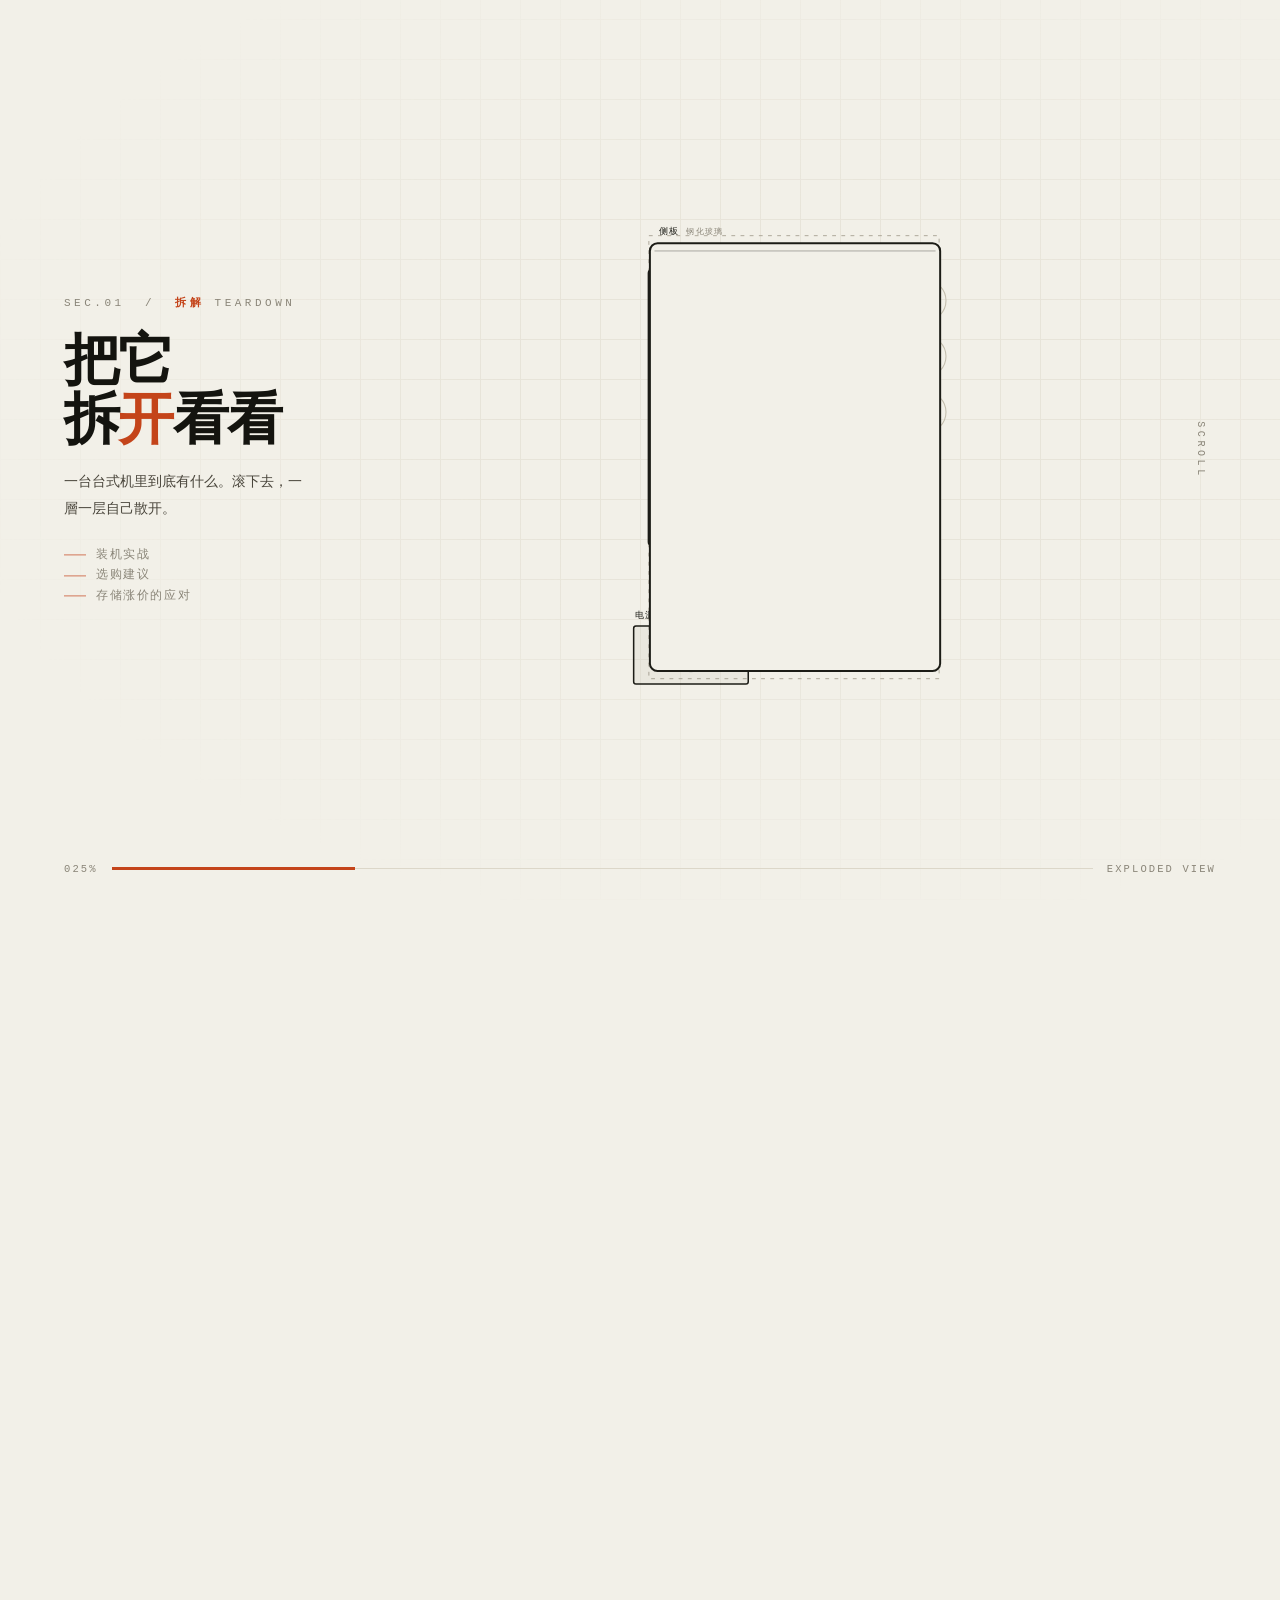
<file: apps/recruit-explore/s2-blueprint.html>
<!DOCTYPE html>
<html lang="zh-CN">
<head>
<meta charset="UTF-8">
<meta name="viewport" content="width=device-width, initial-scale=1.0">
<title>S2 · 白日蓝图 — 台式机爆炸拆解</title>
<style>
  :root{
    --paper:#f2f0e8;
    --ink:#14140f;
    --mute:#8a8578;
    --grid:#dcd7c9;
    --accent:#c4441a;
    --p:0;
  }
  *{margin:0;padding:0;box-sizing:border-box}
  html,body{background:var(--paper);color:var(--ink);
    font-family:"PingFang SC","Microsoft YaHei",system-ui,sans-serif;
    -webkit-font-smoothing:antialiased}
  body::before{
    content:"";position:fixed;inset:0;pointer-events:none;z-index:0;
    background:
      repeating-linear-gradient(0deg,var(--grid) 0 1px,transparent 1px 40px),
      repeating-linear-gradient(90deg,var(--grid) 0 1px,transparent 1px 40px);
    opacity:.5;
    -webkit-mask-image:radial-gradient(ellipse at 62% 46%,#000 26%,transparent 76%);
            mask-image:radial-gradient(ellipse at 62% 46%,#000 26%,transparent 76%);
  }
  .scroll{height:300vh}
  .stage{position:sticky;top:0;height:100vh;overflow:hidden;z-index:1}

  .copy{position:absolute;left:5vw;top:50%;transform:translateY(-50%);max-width:24ch;z-index:3}
  .eyebrow{font:500 11px/1 ui-monospace,Consolas,monospace;letter-spacing:.32em;
    text-transform:uppercase;color:var(--mute);margin-bottom:22px}
  .eyebrow b{color:var(--accent)}
  h1{font-size:clamp(34px,4.4vw,60px);line-height:1.04;letter-spacing:-.03em;font-weight:800}
  h1 span{color:var(--accent)}
  .lead{margin-top:20px;font-size:14px;line-height:1.95;color:#4a463c}
  .ticks{margin-top:26px;display:flex;flex-direction:column;gap:9px;
    font:500 11.5px/1 ui-monospace,Consolas,monospace;letter-spacing:.14em;color:var(--mute)}
  .ticks i{display:inline-block;width:22px;height:1px;background:var(--accent);
    vertical-align:middle;margin-right:10px;opacity:.7}

  .figure{position:absolute;inset:0;z-index:2;display:flex;align-items:center;justify-content:flex-end}
  svg{width:min(74vw,1080px);height:auto;overflow:visible;transform:translateX(2vw)}

  .frame-dim{fill:none;stroke:#a8a294;stroke-width:1.2;stroke-dasharray:5 7}
  .ghost-dim{fill:none;stroke:#c3bdad;stroke-width:1.4}
  .plate{fill:var(--paper);stroke:#1c1c16;stroke-width:2.6;stroke-linejoin:round}
  .plate-ghost{fill:rgba(28,28,22,.04);stroke:#1c1c16;stroke-width:2}
  .line{fill:none;stroke:#1c1c16;stroke-width:1.5}
  .line-ghost{fill:none;stroke:#1c1c16;stroke-width:1;opacity:.45}
  .hot{fill:rgba(196,68,26,.10);stroke:var(--accent);stroke-width:2.2}
  .tag{font:500 12px/1 ui-monospace,Consolas,monospace;fill:#1c1c16;letter-spacing:.14em}
  .tag-s{font-size:10.5px;fill:var(--mute)}

  .hud{position:absolute;left:5vw;right:5vw;bottom:26px;z-index:4;
    display:flex;align-items:center;gap:14px;
    font:500 10.5px/1 ui-monospace,Consolas,monospace;letter-spacing:.2em;color:var(--mute)}
  .bar{flex:1;height:1px;background:var(--grid);position:relative}
  .bar i{position:absolute;left:0;top:-1px;height:3px;background:var(--accent);
    width:calc(var(--p) * 100%)}
  .hint{position:absolute;right:4vw;top:50%;transform:translateY(-50%) rotate(90deg);
    font:500 10px/1 ui-monospace,monospace;letter-spacing:.36em;color:var(--mute);z-index:4}
</style>
</head>
<body>
<div class="scroll">
<div class="stage">

  <div class="copy">
    <div class="eyebrow">SEC.01 &nbsp;/&nbsp; <b>拆解</b> TEARDOWN</div>
    <h1>把它<br>拆<span>开</span>看看</h1>
    <p class="lead">一台台式机里到底有什么。滚下去，一層一层自己散开。</p>
    <div class="ticks">
      <span><i></i>装机实战</span>
      <span><i></i>选购建议</span>
      <span><i></i>存储涨价的应对</span>
    </div>
  </div>

  <div class="figure">
    <svg id="sc" viewBox="0 0 1240 800" aria-label="台式机爆炸拆解示意图">
      <!-- 机箱骨架：不动，虚线 -->
      <path class="frame-dim" d="M380 120 L760 120 L760 700 L380 700 Z"/>
      <!-- 前置进风：不动 -->
      <g class="ghost-dim">
        <circle cx="742" cy="205" r="27"/>
        <circle cx="742" cy="278" r="27"/>
        <circle cx="742" cy="351" r="27"/>
      </g>

      <!-- 主板：向左 -->
      <g class="part" id="mobo" data-dx="-232">
        <rect class="plate-ghost" x="415" y="165" width="312" height="360" rx="4"/>
        <circle class="line-ghost" cx="443" cy="193" r="5" fill="none"/>
        <circle class="line-ghost" cx="699" cy="193" r="5" fill="none"/>
        <circle class="line-ghost" cx="443" cy="497" r="5" fill="none"/>
        <circle class="line-ghost" cx="699" cy="497" r="5" fill="none"/>
        <!-- 处理器插座 / 芯片组 / 扩展槽 -->
        <rect class="line-ghost" x="492" y="232" width="104" height="104" rx="3" fill="none"/>
        <rect class="line-ghost" x="592" y="392" width="64" height="48" rx="3" fill="none"/>
        <path class="line-ghost" d="M452 468 L676 468 M452 486 L676 486"/>
        <path class="line-ghost" d="M452 300 L470 300 M452 320 L470 320 M452 340 L470 340"/>
        <path class="line-ghost" d="M415 210 L742 210"/>
        <text class="tag" x="418" y="150">主板 <tspan class="tag-s">ATX</tspan></text>
      </g>

      <!-- 散热器 + CPU：左上 -->
      <g class="part" id="cooler" data-dx="-146" data-dy="-100">
        <rect class="hot" x="498" y="208" width="88" height="88" rx="3"/>
        <path class="line-ghost" d="M508 224 L578 224 M508 240 L578 240 M508 256 L578 256
          M508 272 L578 272 M508 288 L578 288"/>
        <text class="tag" x="500" y="196">散热器</text>
      </g>

      <!-- 内存 ×2：上 -->
      <g class="part" id="ram" data-dx="-58" data-dy="-126">
        <rect class="plate-ghost" x="644" y="214" width="16" height="150" rx="2"/>
        <rect class="plate-ghost" x="670" y="214" width="16" height="150" rx="2"/>
        <text class="tag" x="640" y="200">内存 <tspan class="tag-s">×2</tspan></text>
      </g>

      <!-- 显卡：左下 -->
      <g class="part" id="gpu" data-dx="-112" data-dy="126">
        <rect class="plate-ghost" x="430" y="548" width="272" height="66" rx="3"/>
        <circle class="line-ghost" cx="478" cy="581" r="20" fill="none"/>
        <circle class="line-ghost" cx="562" cy="581" r="20" fill="none"/>
        <circle class="line-ghost" cx="646" cy="581" r="20" fill="none"/>
        <text class="tag" x="432" y="640">显卡</text>
      </g>

      <!-- 电源：左下更远 -->
      <g class="part" id="psu" data-dx="-286" data-dy="58">
        <rect class="plate-ghost" x="404" y="622" width="150" height="76" rx="3"/>
        <circle class="line-ghost" cx="479" cy="660" r="22" fill="none"/>
        <text class="tag" x="406" y="612">电源 <tspan class="tag-s">750W</tspan></text>
      </g>

      <!-- 侧板：向右，不透明，最后才滑走 -->
      <g class="part" id="panel" data-dx="366">
        <rect class="plate" x="380" y="130" width="380" height="560" rx="10"/>
        <path class="line-ghost" d="M386 140 L754 140"/>
        <text class="tag" x="392" y="118">侧板 <tspan class="tag-s">钢化玻璃</tspan></text>
      </g>
    </svg>
  </div>

  <div class="hint">SCROLL</div>
  <div class="hud">
    <span id="pct">000%</span>
    <span class="bar"><i></i></span>
    <span>EXPLODED VIEW</span>
  </div>
</div>
</div>

<script>
(function(){
  const root = document.documentElement;
  const parts = [...document.querySelectorAll('.part')];
  const pct = document.getElementById('pct');
  const forced = new URLSearchParams(location.search).get('t');
  let target = 0, cur = 0;

  // 侧板比其他零件晚 22% 才滑开：先露内部，再整体散架
  const DELAY = { panel: 0.22 };

  function setP(p){
    root.style.setProperty('--p', p.toFixed(4));
    pct.textContent = String(Math.round(p*100)).padStart(3,'0') + '%';
    for (const el of parts){
      const d = DELAY[el.id] || 0;
      const q = Math.max(0, Math.min(1, (p - d) / (1 - d)));
      const e = q * q * (3 - 2 * q);           // smoothstep
      const dx = parseFloat(el.dataset.dx || 0) * e;
      const dy = parseFloat(el.dataset.dy || 0) * e;
      el.setAttribute('transform', 'translate(' + dx.toFixed(2) + ' ' + dy.toFixed(2) + ')');
    }
  }

  if (forced !== null){
    const t = Math.min(1, Math.max(0, parseFloat(forced) || 0));
    setP(t); return;
  }

  function measure(){
    const max = document.documentElement.scrollHeight - innerHeight;
    target = max > 0 ? Math.min(1, Math.max(0, scrollY / max)) : 0;
  }
  addEventListener('scroll', measure, {passive:true});
  addEventListener('resize', measure);
  measure(); cur = target; setP(cur);

  (function tick(){
    cur += (target - cur) * 0.13;
    if (Math.abs(target - cur) > 1e-4) setP(cur);
    requestAnimationFrame(tick);
  })();
})();
</script>
</body>
</html>
</file>
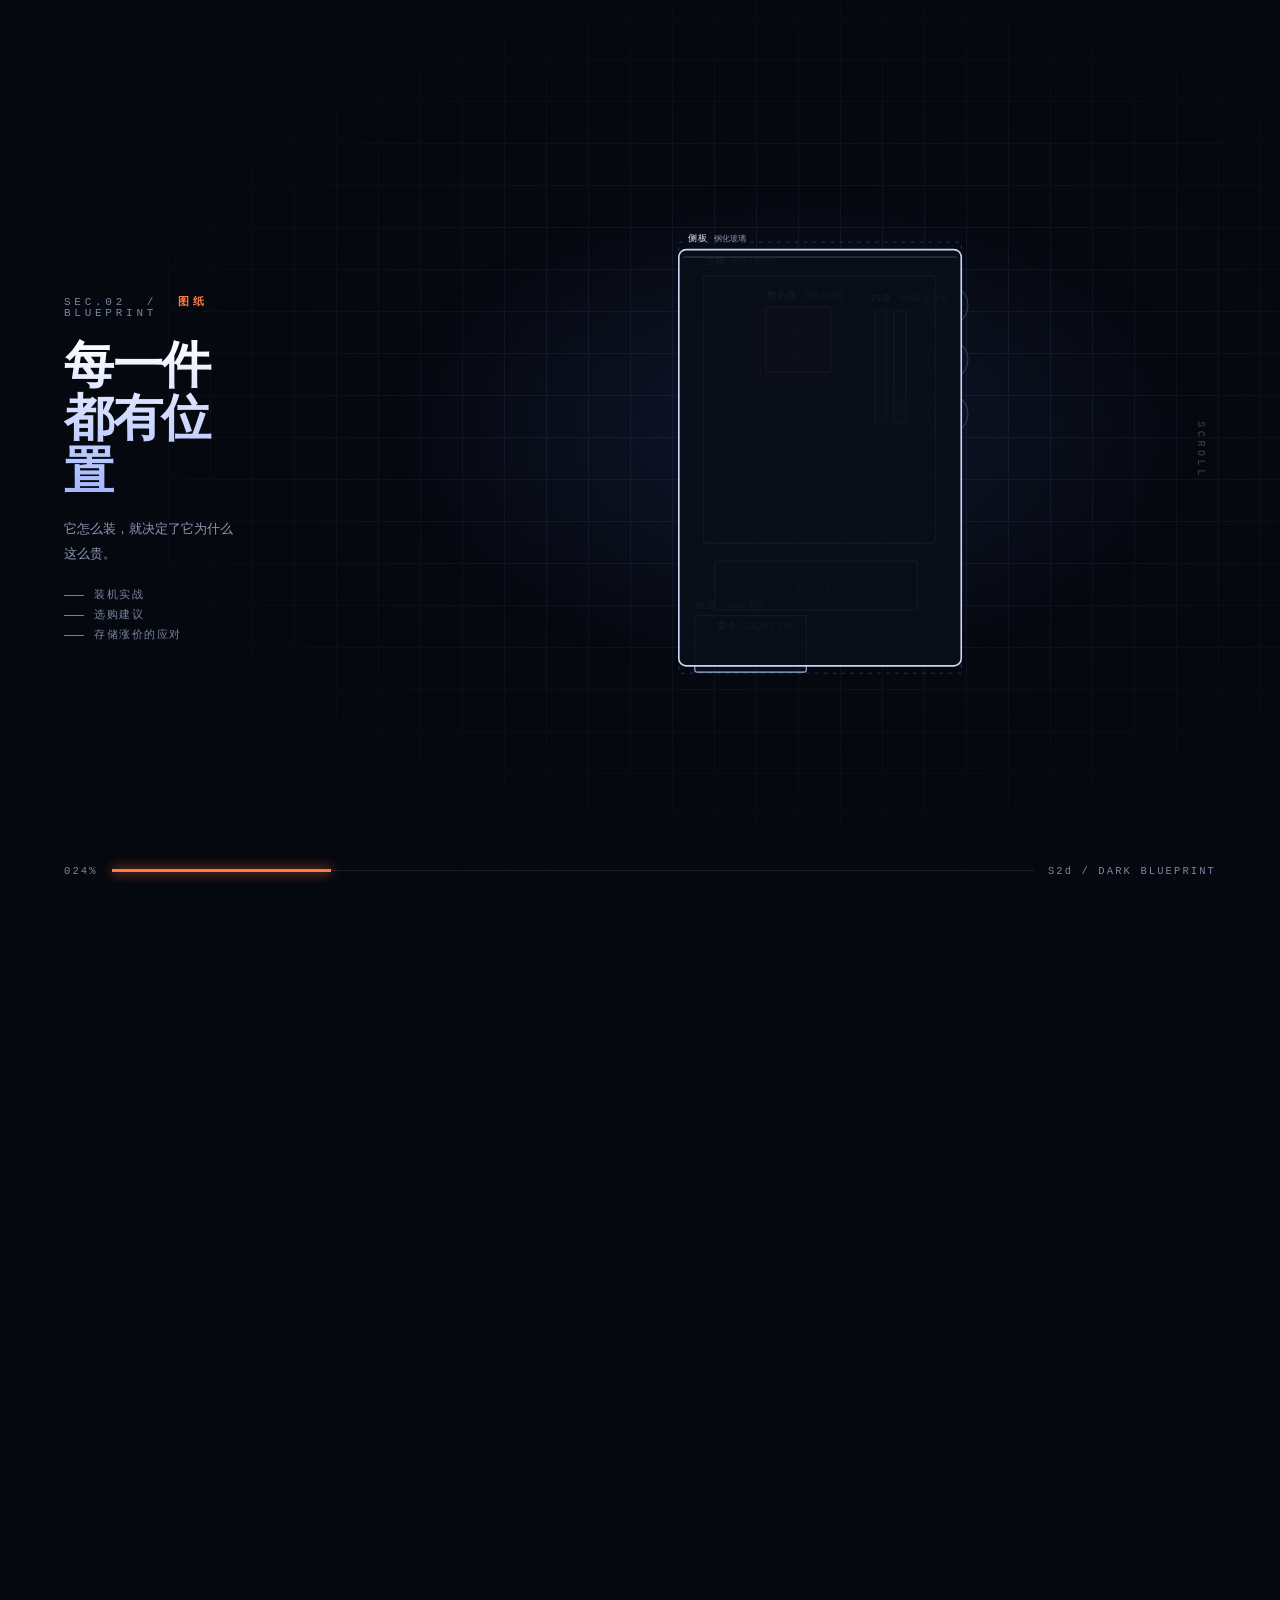
<file: apps/recruit-explore/s2d-blueprint-dark.html>
<!DOCTYPE html>
<html lang="zh-CN">
<head>
<meta charset="UTF-8">
<meta name="viewport" content="width=device-width, initial-scale=1.0">
<title>S2d · 暗底蓝图 — 台式机爆炸拆解</title>
<style>
  :root{
    --bg:#06080f;
    --ink:#dbe4f7;
    --mute:#78859f;
    --grid:#141b29;
    --accent:#ff7a45;
    --p:0;
  }
  *{margin:0;padding:0;box-sizing:border-box}
  html,body{background:var(--bg);color:var(--ink);
    font-family:"PingFang SC","Microsoft YaHei",system-ui,sans-serif;-webkit-font-smoothing:antialiased}
  body::before{
    content:"";position:fixed;inset:0;pointer-events:none;z-index:0;
    background:
      repeating-linear-gradient(0deg,var(--grid) 0 1px,transparent 1px 42px),
      repeating-linear-gradient(90deg,var(--grid) 0 1px,transparent 1px 42px);
    opacity:.75;
    -webkit-mask-image:radial-gradient(ellipse at 62% 46%,#000 24%,transparent 74%);
            mask-image:radial-gradient(ellipse at 62% 46%,#000 24%,transparent 74%);
  }
  body::after{
    content:"";position:fixed;inset:0;pointer-events:none;z-index:0;
    background:radial-gradient(ellipse 46% 40% at 62% 48%, rgba(48,74,150,.22), transparent 70%);
  }
  .scroll{height:320vh}
  .stage{position:sticky;top:0;height:100vh;overflow:hidden;z-index:1}

  .copy{position:absolute;left:5vw;top:33%;max-width:17ch;z-index:3}
  .eyebrow{font:500 11px/1 ui-monospace,Consolas,monospace;letter-spacing:.34em;
    text-transform:uppercase;color:var(--mute);margin-bottom:20px}
  .eyebrow b{color:var(--accent)}
  h1{font-size:clamp(30px,3.9vw,52px);line-height:1.06;letter-spacing:-.03em;font-weight:800;
    background:linear-gradient(180deg,#ffffff 0%,#9fb4ff 100%);
    -webkit-background-clip:text;background-clip:text;color:transparent}
  .lead{margin-top:18px;font-size:13px;line-height:1.95;color:#8d9ab8}
  .ticks{margin-top:24px;display:flex;flex-direction:column;gap:9px;
    font:500 11px/1 ui-monospace,Consolas,monospace;letter-spacing:.14em;color:var(--mute)}
  .ticks i{display:inline-block;width:20px;height:1px;background:var(--accent);
    vertical-align:middle;margin-right:10px;opacity:.8}

  .figure{position:absolute;inset:0;z-index:2;display:flex;align-items:center;justify-content:flex-end}
  svg{width:min(72vw,1040px);height:auto;overflow:visible;transform:translateX(3vw)}

  .frame-dim{fill:none;stroke:#2a3550;stroke-width:1.2;stroke-dasharray:5 7}
  .ghost-dim{fill:none;stroke:#2f3b58;stroke-width:1.4}
  .plate{fill:rgba(10,14,24,.94);stroke:#c8d6f5;stroke-width:2.2;stroke-linejoin:round}
  .plate-ghost{fill:rgba(120,150,220,.05);stroke:#9fb4de;stroke-width:1.5}
  .line-ghost{fill:none;stroke:#7f92b8;stroke-width:1;opacity:.55}
  .hot{fill:rgba(255,122,69,.10);stroke:var(--accent);stroke-width:2}
  .tag{font:500 12px/1 ui-monospace,Consolas,monospace;fill:#e7edfb;letter-spacing:.12em}
  .tag-s{font-size:10.5px;fill:#8494b5;letter-spacing:0;
    font-family:"PingFang SC","Microsoft YaHei",system-ui,sans-serif}

  .hud{position:absolute;left:5vw;right:5vw;bottom:24px;z-index:4;
    display:flex;align-items:center;gap:14px;
    font:500 10.5px/1 ui-monospace,Consolas,monospace;letter-spacing:.2em;color:var(--mute)}
  .bar{flex:1;height:1px;background:#182030;position:relative}
  .bar i{position:absolute;left:0;top:-1px;height:3px;background:var(--accent);
    width:calc(var(--p) * 100%);box-shadow:0 0 12px var(--accent)}
  .hint{position:absolute;right:4vw;top:50%;transform:translateY(-50%) rotate(90deg);
    font:500 10px/1 ui-monospace,monospace;letter-spacing:.36em;color:#3a465e;z-index:4}
</style>
</head>
<body>
<div class="scroll">
<div class="stage">

  <div class="copy">
    <div class="eyebrow">SEC.02 &nbsp;/&nbsp; <b>图纸</b> BLUEPRINT</div>
    <h1>每一件都有位置</h1>
    <p class="lead">它怎么装，就决定了它为什么这么贵。</p>
    <div class="ticks">
      <span><i></i>装机实战</span>
      <span><i></i>选购建议</span>
      <span><i></i>存储涨价的应对</span>
    </div>
  </div>

  <div class="figure">
    <svg id="sc" viewBox="0 0 1240 800" aria-label="台式机爆炸拆解图纸">
      <path class="frame-dim" d="M380 120 L760 120 L760 700 L380 700 Z"/>
      <g class="ghost-dim">
        <circle cx="742" cy="205" r="27"/>
        <circle cx="742" cy="278" r="27"/>
        <circle cx="742" cy="351" r="27"/>
      </g>

      <g class="part" id="mobo" data-dx="-238">
        <rect class="plate-ghost" x="415" y="165" width="312" height="360" rx="4"/>
        <circle class="line-ghost" cx="443" cy="193" r="5"/>
        <circle class="line-ghost" cx="699" cy="193" r="5"/>
        <circle class="line-ghost" cx="443" cy="497" r="5"/>
        <circle class="line-ghost" cx="699" cy="497" r="5"/>
        <rect class="line-ghost" x="492" y="232" width="104" height="104" rx="3"/>
        <rect class="line-ghost" x="592" y="392" width="64" height="48" rx="3"/>
        <path class="line-ghost" d="M452 468 L676 468 M452 486 L676 486"/>
        <path class="line-ghost" d="M415 210 L742 210"/>
        <text class="tag" x="418" y="150">主板 <tspan class="tag-s">ATX / B760</tspan></text>
      </g>

      <g class="part" id="cooler" data-dx="-150" data-dy="-104">
        <rect class="hot" x="498" y="208" width="88" height="88" rx="3"/>
        <path class="line-ghost" d="M508 224 L578 224 M508 240 L578 240 M508 256 L578 256
          M508 272 L578 272 M508 288 L578 288"/>
        <text class="tag" x="500" y="196">散热器 <tspan class="tag-s">双塔六热管</tspan></text>
      </g>

      <g class="part" id="ram" data-dx="-62" data-dy="-130">
        <rect class="plate-ghost" x="644" y="214" width="16" height="150" rx="2"/>
        <rect class="plate-ghost" x="670" y="214" width="16" height="150" rx="2"/>
        <text class="tag" x="640" y="200">内存 <tspan class="tag-s">DDR5 双通道</tspan></text>
      </g>

      <g class="part" id="gpu" data-dx="-116" data-dy="130">
        <rect class="plate-ghost" x="430" y="548" width="272" height="66" rx="3"/>
        <circle class="line-ghost" cx="478" cy="581" r="20"/>
        <circle class="line-ghost" cx="562" cy="581" r="20"/>
        <circle class="line-ghost" cx="646" cy="581" r="20"/>
        <text class="tag" x="432" y="640">显卡 <tspan class="tag-s">三风扇 2.5 槽</tspan></text>
      </g>

      <g class="part" id="psu" data-dx="-292" data-dy="60">
        <rect class="plate-ghost" x="404" y="622" width="150" height="76" rx="3"/>
        <circle class="line-ghost" cx="479" cy="660" r="22"/>
        <text class="tag" x="406" y="612">电源 <tspan class="tag-s">750W 金牌</tspan></text>
      </g>

      <g class="part" id="panel" data-dx="372">
        <rect class="plate" x="380" y="130" width="380" height="560" rx="10"/>
        <path class="line-ghost" d="M386 140 L754 140"/>
        <text class="tag" x="392" y="118">侧板 <tspan class="tag-s">钢化玻璃</tspan></text>
      </g>
    </svg>
  </div>

  <div class="hint">SCROLL</div>
  <div class="hud">
    <span id="pct">000%</span>
    <span class="bar"><i></i></span>
    <span>S2d / DARK BLUEPRINT</span>
  </div>
</div>
</div>

<script>
(function(){
  const root = document.documentElement;
  const parts = [...document.querySelectorAll('.part')];
  const pct = document.getElementById('pct');
  const forced = new URLSearchParams(location.search).get('t');
  let target = 0, cur = 0;

  const easeInOutCubic = p => p < 0.5 ? 4*p*p*p : 1 - Math.pow(-2*p + 2, 3)/2;
  const DELAY = { panel: 0.18 };

  function setP(raw){
    const e = easeInOutCubic(raw);
    root.style.setProperty('--p', raw.toFixed(4));
    pct.textContent = String(Math.round(raw*100)).padStart(3,'0') + '%';
    for (const el of parts){
      const d = DELAY[el.id] || 0;
      const q = Math.max(0, Math.min(1, (e - d) / (1 - d)));
      const ee = q*q*(3 - 2*q);
      el.setAttribute('transform',
        'translate(' + (parseFloat(el.dataset.dx || 0) * ee).toFixed(2) + ' ' +
                       (parseFloat(el.dataset.dy || 0) * ee).toFixed(2) + ')');
    }
  }

  if (forced !== null){
    setP(Math.min(1, Math.max(0, parseFloat(forced) || 0)));
    return;
  }

  function measure(){
    const max = document.documentElement.scrollHeight - innerHeight;
    target = max > 0 ? Math.min(1, Math.max(0, scrollY / max)) : 0;
  }
  addEventListener('scroll', measure, {passive:true});
  addEventListener('resize', measure);
  measure(); cur = target; setP(cur);

  (function tick(){
    cur += (target - cur) * 0.12;
    if (Math.abs(target - cur) < 1e-4) cur = target;
    setP(cur);
    requestAnimationFrame(tick);
  })();
})();
</script>
</body>
</html>
</file>
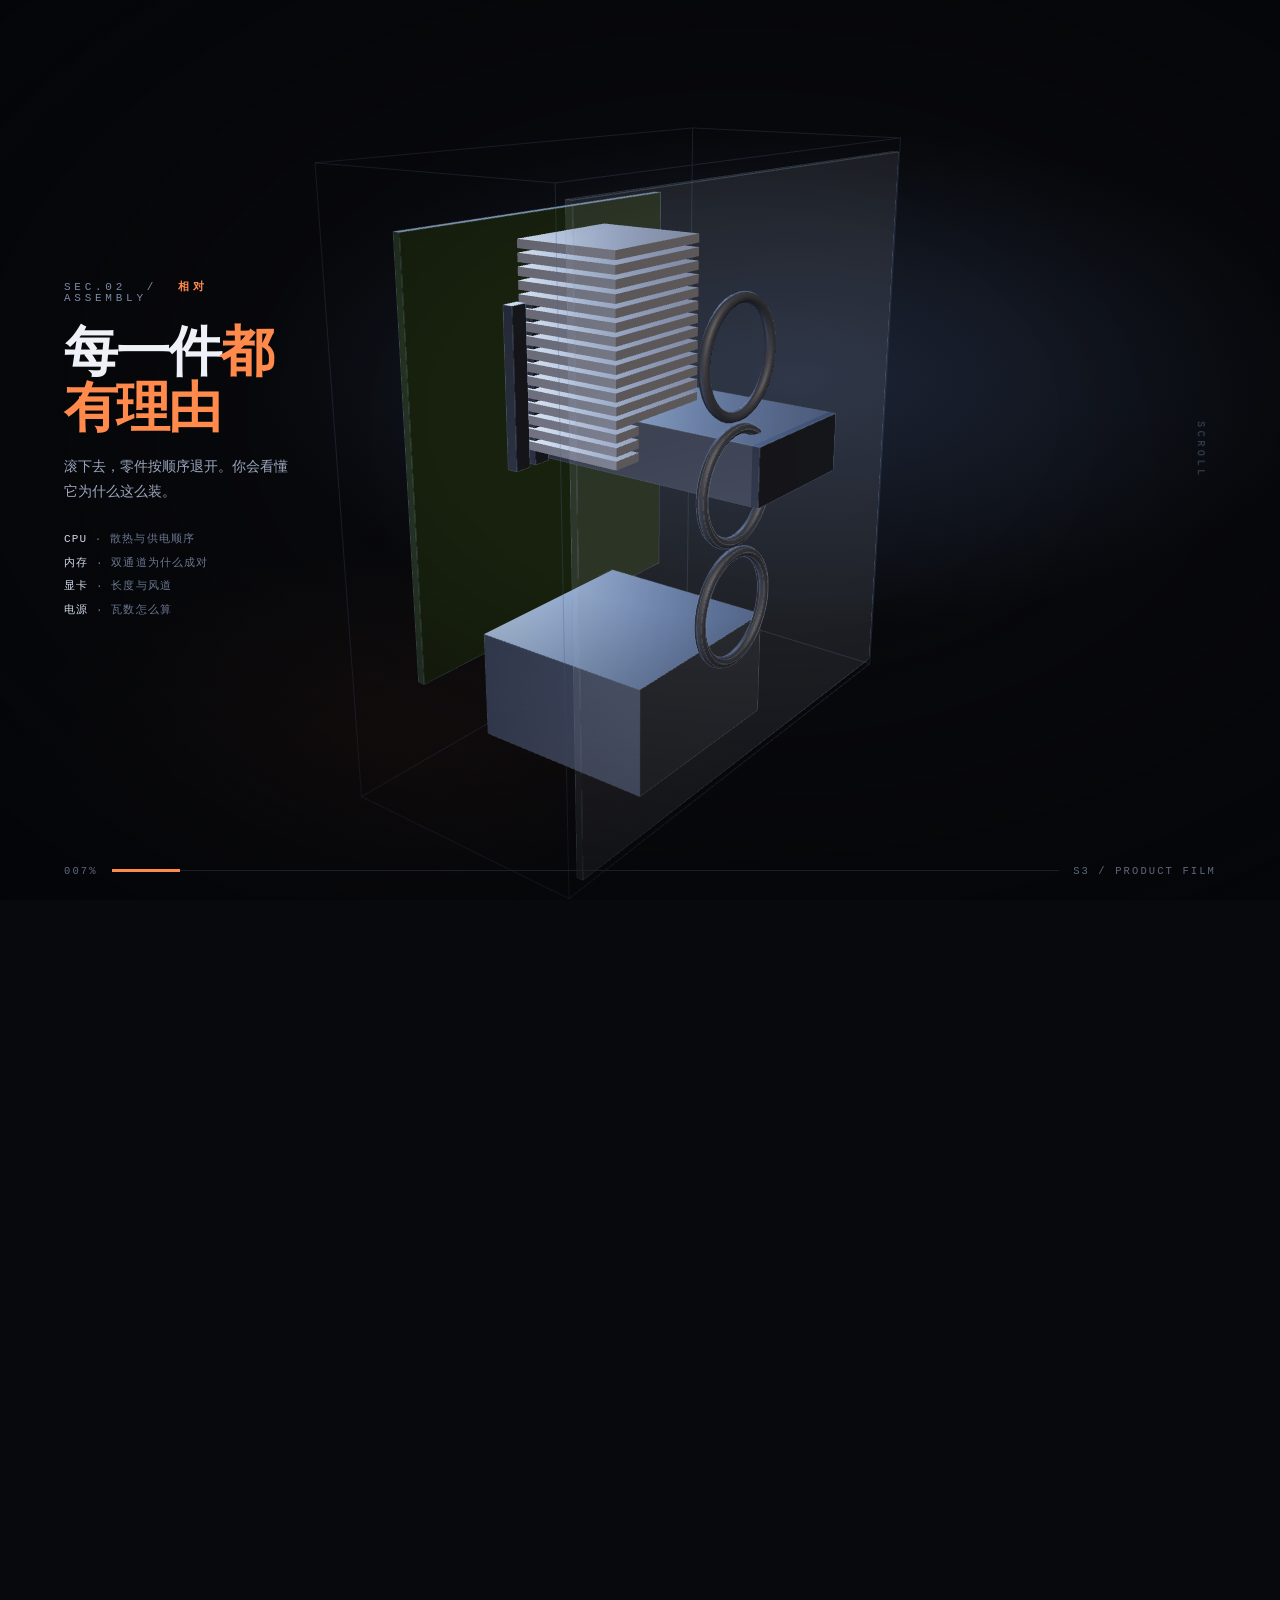
<file: apps/recruit-explore/s3-product.html>
<!DOCTYPE html>
<html lang="zh-CN">
<head>
<meta charset="UTF-8">
<meta name="viewport" content="width=device-width, initial-scale=1.0">
<title>S3 · 产品影像 — 台式机拆解</title>
<style>
  :root{--p:0}
  *{margin:0;padding:0;box-sizing:border-box}
  html,body{background:#08090c;color:#eef1f7;overflow-x:hidden;
    font-family:"PingFang SC","Microsoft YaHei",system-ui,sans-serif;-webkit-font-smoothing:antialiased}
  #glow{position:fixed;inset:0;z-index:0;pointer-events:none;
    background:
      radial-gradient(ellipse 60% 40% at 62% 42%, rgba(46,60,90,.55), transparent 70%),
      radial-gradient(ellipse 40% 30% at 30% 82%, rgba(120,60,30,.14), transparent 70%),
      #08090c}
  #gl{position:fixed;inset:0;z-index:1;display:block}
  #vig{position:fixed;inset:0;z-index:2;pointer-events:none;
    background:radial-gradient(ellipse at 58% 46%,transparent 30%,rgba(4,5,8,.9) 100%)}
  .scroll{height:320vh;position:relative;z-index:0}

  .copy{position:fixed;left:5vw;top:50%;transform:translateY(-50%);z-index:4;max-width:23ch;pointer-events:none}
  .eyebrow{font:500 11px/1 ui-monospace,Consolas,monospace;letter-spacing:.34em;
    color:#7c8aa6;text-transform:uppercase;margin-bottom:20px}
  .eyebrow b{color:#ff8a4c}
  h1{font-size:clamp(32px,4.2vw,56px);line-height:1.04;letter-spacing:-.035em;font-weight:800}
  h1 em{font-style:normal;color:#ff8a4c}
  .lead{margin-top:18px;font-size:13.5px;line-height:1.9;color:#9aa6bd}
  .spec{margin-top:26px;display:grid;gap:7px;
    font:500 11px/1.5 ui-monospace,Consolas,monospace;color:#6b7791;letter-spacing:.1em}
  .spec b{color:#cfd8e8;font-weight:500}

  .labels{position:fixed;inset:0;z-index:3;pointer-events:none}
  .lb{position:absolute;font:500 10.5px/1 ui-monospace,Consolas,monospace;letter-spacing:.18em;
    color:#dbe4f5;white-space:nowrap;opacity:0;transform:translate(-50%,-50%);
    text-shadow:0 1px 10px #000;transition:opacity .2s}
  .lb u{display:block;text-decoration:none;font-size:9px;color:#77839b;letter-spacing:.1em;
    margin-top:4px;text-align:center}

  .hud{position:fixed;left:5vw;right:5vw;bottom:24px;z-index:5;display:flex;align-items:center;gap:14px;
    font:500 10.5px/1 ui-monospace,monospace;letter-spacing:.2em;color:#5c687f}
  .bar{flex:1;height:1px;background:#1a1f2a;position:relative}
  .bar i{position:absolute;left:0;top:-1px;height:3px;background:#ff8a4c;width:calc(var(--p) * 100%)}
  .hint{position:fixed;right:4vw;top:50%;transform:translateY(-50%) rotate(90deg);z-index:5;
    font:500 10px/1 ui-monospace,monospace;letter-spacing:.36em;color:#3f4a5e}
  #err{position:fixed;left:5vw;top:20px;z-index:9;max-width:70ch;
    font:500 12px/1.7 ui-monospace,monospace;color:#ff8f6b;white-space:pre-wrap}
</style>
<script type="importmap">
{ "imports": { "three": "./vendor/three.module.js" } }
</script>
</head>
<body>
<div id="glow"></div>
<canvas id="gl"></canvas>
<div id="vig"></div>
<div class="labels" id="labels"></div>
<div class="scroll"></div>

<div class="copy">
  <div class="eyebrow">SEC.02 &nbsp;/&nbsp; <b>相对</b> ASSEMBLY</div>
  <h1>每一件<em>都有理由</em></h1>
  <p class="lead">滚下去，零件按顺序退开。你会看懂它为什么这么装。</p>
  <div class="spec">
    <span><b>CPU</b> · 散热与供电顺序</span>
    <span><b>内存</b> · 双通道为什么成对</span>
    <span><b>显卡</b> · 长度与风道</span>
    <span><b>电源</b> · 瓦数怎么算</span>
  </div>
</div>

<div class="hint">SCROLL</div>
<div class="hud">
  <span id="pct">000%</span><span class="bar"><i></i></span><span>S3 / PRODUCT FILM</span>
</div>
<div id="err"></div>

<script type="module">
const errBox = document.getElementById('err');
let THREE;
try { THREE = await import('three'); }
catch(e){ errBox.textContent = 'import three 失败: ' + e.message; throw e; }

const canvas = document.getElementById('gl');
let renderer;
try { renderer = new THREE.WebGLRenderer({ canvas, antialias:true, alpha:true }); }
catch(e){ errBox.textContent = 'WebGLRenderer 失败: ' + e.message; throw e; }
renderer.setPixelRatio(Math.min(devicePixelRatio, 2));
renderer.setSize(innerWidth, innerHeight);
renderer.toneMapping = THREE.ACESFilmicToneMapping;
renderer.toneMappingExposure = 1.1;

const scene = new THREE.Scene();
const camera = new THREE.PerspectiveCamera(38, innerWidth/innerHeight, 0.5, 3000);

// ---------- 灯光 ----------
const key = new THREE.DirectionalLight(0xffe6cf, 4.4); key.position.set(40, 48, 42); scene.add(key);
const rim = new THREE.DirectionalLight(0x9dc0ff, 3.4); rim.position.set(-48, 24, -42); scene.add(rim);
const fill = new THREE.DirectionalLight(0xc9d8ff, 1.6); fill.position.set(-22, -32, 32); scene.add(fill);
scene.add(new THREE.HemisphereLight(0x4a5878, 0x12151c, 2.2));
const under = new THREE.PointLight(0xff7a3c, 22, 180, 2); under.position.set(-8, -30, 12); scene.add(under);

// ---------- 材质 ----------
const M = {
  panel: new THREE.MeshStandardMaterial({ color:0xa9c2e0, metalness:.2, roughness:.06,
                                          transparent:true, opacity:.15 }),
  board: new THREE.MeshStandardMaterial({ color:0x24391f, metalness:.15, roughness:.78 }),
  hot:   new THREE.MeshStandardMaterial({ color:0xc0562a, metalness:.62, roughness:.4 }),
  chip:  new THREE.MeshStandardMaterial({ color:0xa8b0bb, metalness:.72, roughness:.28 }),
  fan:   new THREE.MeshStandardMaterial({ color:0x343a45, metalness:.5, roughness:.52 }),
  dark:  new THREE.MeshStandardMaterial({ color:0x333a45, metalness:.35, roughness:.5 })
};
const EDGE = new THREE.LineBasicMaterial({ color:0x6f839f, transparent:true, opacity:.34 });

const parts = [];

function add(name, geo, mat, pos, expl, delay){
  const mesh = new THREE.Mesh(geo, mat);
  mesh.position.set(pos[0], pos[1], pos[2]);
  scene.add(mesh);
  const edges = new THREE.LineSegments(new THREE.EdgesGeometry(geo, 24), EDGE);
  mesh.add(edges);
  parts.push({
    name, obj: mesh,
    base: new THREE.Vector3(pos[0], pos[1], pos[2]),
    expl: new THREE.Vector3(expl[0], expl[1], expl[2]),
    delay
  });
  return mesh;
}

// 机箱：不画实体内壁（会把整个画面压暗），只留一圈极淡的轮廓提示
{
  const shellGeo = new THREE.BoxGeometry(20, 46, 42);
  const shellLines = new THREE.LineSegments(
    new THREE.EdgesGeometry(shellGeo),
    new THREE.LineBasicMaterial({ color:0x4a5a72, transparent:true, opacity:.30 })
  );
  scene.add(shellLines);
}

// 侧板（玻璃）：最先退开
add('侧板', new THREE.BoxGeometry(0.5, 44, 40), M.panel, [10, 0, 0], [16, 0, 0], 0.02);

// 主板
add('主板', new THREE.BoxGeometry(0.6, 34, 30), M.board, [-9.4, 1, 0], [-13, 0, 0], 0.08);

// CPU 与塔式散热
const cooler = new THREE.Group();
const fin = new THREE.BoxGeometry(10.5, 0.7, 10.5);
for (let i = 0; i < 16; i++){
  const f = new THREE.Mesh(fin, M.chip);
  f.position.set(0, i * 1.05 - 7.9, 0);
  cooler.add(f);
}
cooler.position.set(-5.0, 8, -2);
scene.add(cooler);
parts.push({ name:'散热器', obj:cooler, base:new THREE.Vector3(-5.0, 8, -2),
             expl:new THREE.Vector3(-9, 7, 0), delay:0.16 });

add('CPU', new THREE.BoxGeometry(4.6, 0.5, 4.6), M.chip, [-8.6, 2.6, -2], [-7, 4, 0], 0.22);

// 内存 ×2
add('内存 A', new THREE.BoxGeometry(0.9, 13, 1.5), M.dark, [-8.5, 5, 2.2], [-9, 5, 3.4], 0.28);
add('内存 B', new THREE.BoxGeometry(0.9, 13, 1.5), M.dark, [-8.5, 5, 4.4], [-9, 5, 5.6], 0.31);

// 显卡
add('显卡', new THREE.BoxGeometry(26, 4.6, 11), M.dark, [-2, 0.6, -5], [0, 0, 17], 0.36);

// 电源
add('电源', new THREE.BoxGeometry(15, 8.6, 16), M.dark, [0, -17.6, 2], [-4, -13, 3], 0.42);

// 前置风扇 ×3
for (let i = 0; i < 3; i++){
  const ring = add('风扇', new THREE.TorusGeometry(4.3, 0.42, 8, 40), M.fan,
    [8.7, 9 - i * 9.6, 0], [15, 0, 0], 0.46 + i * 0.03);
  ring.rotation.y = Math.PI / 2;
}

// ---------- 标签 ----------
const SPECS = {
  '侧板': '钢化玻璃', '主板': 'B760', '散热器': '双塔六热管',
  '显卡': '三风扇 2.5 槽', '电源': '750W 金牌'
};
const labelsEl = document.getElementById('labels');
const labelEls = new Map();
for (const n of ['侧板','主板','散热器','显卡','电源']){
  const d = document.createElement('div');
  d.className = 'lb';
  d.innerHTML = n + '<u>' + (SPECS[n] || '') + '</u>';
  labelsEl.appendChild(d);
  labelEls.set(n, d);
}

// ---------- 进度 ----------
const forced = new URLSearchParams(location.search).get('t');
const FORCED = forced === null ? null : Math.min(1, Math.max(0, parseFloat(forced) || 0));
let target = 0, cur = 0;
function measure(){
  const max = document.documentElement.scrollHeight - innerHeight;
  target = max > 0 ? Math.min(1, Math.max(0, scrollY / max)) : 0;
}

const pctEl = document.getElementById('pct');
const v3 = new THREE.Vector3();
const smooth = q => q * q * (3 - 2 * q);

function place(p){
  for (const it of parts){
    const q = Math.max(0, Math.min(1, (p - it.delay) / (1 - it.delay)));
    it.obj.position.copy(it.base).addScaledVector(it.expl, smooth(q));
  }
  camera.position.set(56 + p * 18, 30 + p * 8, 74 + p * 30);
  camera.lookAt(0, 0.5, 0);
  camera.updateMatrixWorld();

  for (const [name, el] of labelEls){
    const it = parts.find(x => x.name === name);
    if (!it) continue;
    v3.copy(it.obj.position).project(camera);
    el.style.left = ((v3.x * 0.5 + 0.5) * innerWidth) + 'px';
    el.style.top = ((0.5 - v3.y * 0.5) * innerHeight - 26) + 'px';
    el.style.opacity = String(Math.max(0, Math.min(1, (p - it.delay - 0.1) / 0.3)));
  }
}

function draw(){
  const p = FORCED !== null ? FORCED : cur;
  place(p);
  renderer.render(scene, camera);
  pctEl.textContent = String(Math.round(p * 100)).padStart(3, '0') + '%';
  document.documentElement.style.setProperty('--p', p.toFixed(4));
}

addEventListener('resize', () => {
  camera.aspect = innerWidth / innerHeight;
  camera.updateProjectionMatrix();
  renderer.setSize(innerWidth, innerHeight);
});

measure(); cur = target;
addEventListener('scroll', measure, { passive: true });

// 持续渲染：无头截图必须保证合成器能拿到最新一帧
(function loop(){
  if (FORCED === null){
    cur += (target - cur) * 0.12;
    if (Math.abs(target - cur) < 1e-4) cur = target;
  }
  draw();
  requestAnimationFrame(loop);
})();
</script>
</body>
</html>
</file>
<file: styles.css>
:root {
  color-scheme: dark;
  --bg: #05070d;
  --panel: #0b101b;
  --ink: #e8eefb;
  --muted: #8b99b5;
  --blue: #5b86ff;
  --warm: #ff7a45;
  --line: rgba(123, 151, 207, .18);
  --p: 0;
}
* { box-sizing: border-box; }
html { background: var(--bg); scroll-behavior: auto; }
body {
  margin: 0;
  overflow-x: hidden;
  background: var(--bg);
  color: var(--ink);
  font-family: "PingFang SC", "Microsoft YaHei", system-ui, -apple-system, sans-serif;
  -webkit-font-smoothing: antialiased;
}
button, a { font: inherit; }
button { color: inherit; }
a { color: inherit; text-decoration: none; }
button:focus-visible, a:focus-visible { outline: 2px solid var(--warm); outline-offset: 5px; }
.skip-link { position: fixed; left: 16px; top: -80px; z-index: 100; padding: 12px 18px; background: var(--ink); color: var(--bg); }
.skip-link:focus { top: 16px; }
#experience { position: relative; z-index: 1; }
.scroll-track { height: 720vh; position: relative; }
.stage {
  position: sticky;
  top: 0;
  height: 100vh;
  height: 100svh;
  min-height: 560px;
  overflow: hidden;
  isolation: isolate;
  background: var(--bg);
}
.ambient { position: absolute; inset: 0; z-index: 0; background: radial-gradient(ellipse 52% 55% at 63% 46%, rgba(46, 75, 145, .24), transparent 72%), radial-gradient(ellipse 34% 30% at 45% 92%, rgba(255, 122, 69, .06), transparent 76%); }
.blueprint-grid { position: absolute; inset: 0; z-index: 0; opacity: .65; background: repeating-linear-gradient(0deg, rgba(71, 91, 133, .09) 0 1px, transparent 1px 44px), repeating-linear-gradient(90deg, rgba(71, 91, 133, .09) 0 1px, transparent 1px 44px); mask-image: radial-gradient(ellipse at 62% 48%, #000 12%, transparent 76%); }
#gl { position: absolute; inset: 0; z-index: 2; display: block; width: 100%; height: 100%; }
.vignette { position: absolute; inset: 0; z-index: 3; pointer-events: none; background: radial-gradient(ellipse at 59% 47%, transparent 32%, rgba(2, 4, 9, .68) 100%), linear-gradient(90deg, rgba(5, 7, 13, .34), transparent 38%); }
.site-header { position: absolute; z-index: 7; top: 28px; left: 5vw; right: 5vw; display: flex; align-items: center; justify-content: space-between; pointer-events: none; }
.wordmark { display: flex; align-items: center; gap: 12px; pointer-events: auto; }
.wordmark > b { display: grid; place-items: center; width: 34px; height: 34px; border: 1px solid rgba(126, 154, 214, .45); color: #b8c9f3; font: 600 12px/1 ui-monospace, Consolas, monospace; letter-spacing: .08em; }
.wordmark > span { color: #bdc9e1; font: 600 10px/1.2 ui-monospace, Consolas, monospace; letter-spacing: .24em; }
.wordmark small { display: block; margin-top: 6px; color: #64718c; font: 400 10px/1.2 "PingFang SC", "Microsoft YaHei", sans-serif; letter-spacing: .08em; }
.draft-badge { padding: 7px 10px; border: 1px solid rgba(255, 122, 69, .22); color: #ae775f; background: rgba(20, 12, 11, .35); font: 500 9px/1 ui-monospace, Consolas, monospace; letter-spacing: .14em; }
.copy-layer, .labels { position: absolute; inset: 0; z-index: 5; pointer-events: none; }
.label-lines { position: absolute; inset: 0; width: 100%; height: 100%; overflow: visible; pointer-events: none; }
.label-leader { fill: none; stroke: #6c89c9; stroke-width: .8; vector-effect: non-scaling-stroke; }
.label-dot { fill: #a9bde9; }
.part-label { position: absolute; display: flex; align-items: flex-start; gap: 9px; width: 156px; min-height: 52px; padding: 7px 9px; border-left: 1px solid rgba(111, 143, 221, .65); background: rgba(5, 9, 17, .76); opacity: 0; visibility: hidden; transform: translate(-50%, -50%); }
.part-label.secondary { border-left-color: rgba(111, 143, 221, .34); }
.label-number { padding-top: 2px; color: #6f84aa; font: 500 8px/1 ui-monospace, Consolas, monospace; }
.label-text { display: grid; gap: 5px; }
.label-text strong { color: #d7e2f7; font-size: 11px; font-weight: 550; line-height: 1.2; letter-spacing: .08em; }
.label-text small { color: #8291ae; font-size: 8px; line-height: 1.45; letter-spacing: .02em; }
.blueprint-overlay { position: absolute; z-index: 4; left: 43%; right: 8%; top: 12%; bottom: 13%; border: 1px solid rgba(92, 126, 190, .13); opacity: var(--blueprint, 0); pointer-events: none; }
.blueprint-overlay::before, .blueprint-overlay::after { content: ""; position: absolute; background: rgba(92, 126, 190, .22); }
.blueprint-overlay::before { left: 50%; top: 0; bottom: 0; width: 1px; }
.blueprint-overlay::after { left: 0; right: 0; top: 50%; height: 1px; }
.blueprint-overlay > span { position: absolute; color: #53698e; background: var(--bg); font: 500 8px/1 ui-monospace, Consolas, monospace; letter-spacing: .16em; }
.fig-label { left: 16px; top: -4px; padding: 0 8px; }
.scale-label { right: 16px; bottom: -4px; padding: 0 8px; }
.blueprint-overlay > i { position: absolute; width: 12px; height: 12px; border-color: rgba(110, 145, 214, .55); border-style: solid; }
.blueprint-overlay > i:nth-of-type(1) { left: -1px; top: -1px; border-width: 1px 0 0 1px; }
.blueprint-overlay > i:nth-of-type(2) { right: -1px; top: -1px; border-width: 1px 1px 0 0; }
.blueprint-overlay > i:nth-of-type(3) { left: -1px; bottom: -1px; border-width: 0 0 1px 1px; }
.blueprint-overlay > i:nth-of-type(4) { right: -1px; bottom: -1px; border-width: 0 1px 1px 0; }
.copy-panel { position: absolute; left: 5vw; top: 27%; width: min(38vw, 510px); opacity: 0; visibility: hidden; will-change: transform, opacity; }
.copy-topline { display: flex; align-items: center; gap: 18px; margin-bottom: 23px; }
.eyebrow { color: #8292b4; font: 500 10px/1.3 ui-monospace, Consolas, monospace; letter-spacing: .24em; text-transform: uppercase; }
.scene-index { display: inline-grid; place-items: center; width: 26px; height: 20px; border: 1px solid rgba(91, 134, 255, .28); color: var(--blue); font: 500 9px/1 ui-monospace, Consolas, monospace; }
.scene-title { max-width: 11ch; margin: 0; color: #edf2ff; font-size: clamp(38px, 5vw, 72px); font-weight: 760; line-height: 1.09; letter-spacing: -.055em; text-wrap: balance; }
/* 渐变由 copy.js 逐字贴到 .reveal-token 上，保证字符透明度真的能控制画面。 */
.scene-lead { max-width: 38ch; margin: 22px 0 0; color: #98a6c1; font-size: 13px; line-height: 1.9; letter-spacing: .025em; }
.scene-meta { margin: 20px 0 0; color: #64728e; font: 500 10px/1.5 ui-monospace, Consolas, monospace; letter-spacing: .13em; }
.scene-bullets { display: grid; gap: 10px; max-width: 46ch; margin: 24px 0 0; padding: 0; list-style: none; }
.scene-bullets li { position: relative; padding-left: 20px; color: #aab6cc; font-size: 11px; line-height: 1.6; }
.scene-bullets li::before { content: ""; position: absolute; left: 0; top: .72em; width: 10px; height: 1px; background: var(--warm); }
.sr-only { position: absolute; width: 1px; height: 1px; margin: -1px; padding: 0; overflow: hidden; clip: rect(0 0 0 0); white-space: nowrap; border: 0; }
.reveal, .reveal-token { display: inline; }
.reveal-token { opacity: 0; }
.part-card { position: absolute; z-index: 9; left: 24px; top: 78px; width: 176px; padding: 12px 14px; border: 1px solid rgba(119, 148, 208, .3); border-left: 2px solid var(--warm); background: rgba(8, 13, 24, .94); display: grid; gap: 6px; opacity: 0; visibility: hidden; pointer-events: none; transform: translateY(-6px); }
.part-card.is-open { opacity: 1; visibility: visible; pointer-events: auto; transform: none; }
.part-card-index { color: #6f84aa; font: 500 8px/1 ui-monospace, Consolas, monospace; letter-spacing: .18em; }
.part-card strong { color: #e6eeff; font-size: 13px; font-weight: 600; letter-spacing: .04em; }
.part-card small { color: #8d9bb6; font-size: 9px; line-height: 1.5; }
.part-card-close { position: absolute; right: 4px; top: 4px; width: 22px; height: 22px; border: 0; background: transparent; color: #6b7c9c; cursor: pointer; font-size: 14px; line-height: 1; }
.part-card-close:hover { color: #cfdcf5; }
.qr-dialog { position: fixed; width: min(340px, 86vw); padding: 26px 24px 22px; border: 1px solid rgba(119, 148, 208, .32); background: #0a1019; color: #e8eefb; text-align: center; }
.qr-dialog::backdrop { background: rgba(3, 5, 10, .72); }
.qr-dialog h2 { margin: 0 0 4px; font-size: 16px; font-weight: 600; letter-spacing: .04em; }
.qr-dialog img { display: block; width: 220px; height: 220px; margin: 18px auto 14px; background: #eef2f8; }
.qr-dialog p { margin: 0; color: #8d9bb6; font-size: 11px; line-height: 1.7; text-align: left; }
.qr-dialog code { color: #b9c8e4; font: 500 10px/1 ui-monospace, Consolas, monospace; }
.qr-dialog-close { position: absolute; right: 8px; top: 6px; width: 28px; height: 28px; border: 0; background: transparent; color: #7b8cab; cursor: pointer; font-size: 18px; line-height: 1; }
.qr-dialog-close:hover { color: #e8eefb; }
.chapter-rail { position: absolute; z-index: 8; right: 3vw; top: 50%; display: grid; gap: 10px; transform: translateY(-50%); }
.chapter-rail button { display: flex; align-items: center; justify-content: flex-end; gap: 9px; width: 42px; padding: 4px 0; border: 0; background: transparent; cursor: pointer; opacity: .45; }
.chapter-rail button:hover, .chapter-rail button[aria-current="step"] { opacity: 1; }
.chapter-rail span { color: #7b8cab; font: 500 8px/1 ui-monospace, Consolas, monospace; }
.chapter-rail i { display: block; width: 5px; height: 5px; border: 1px solid #7185ad; border-radius: 50%; }
.chapter-rail button[aria-current="step"] i { border-color: var(--warm); background: var(--warm); box-shadow: 0 0 12px rgba(255, 122, 69, .65); }
.hud { position: absolute; z-index: 8; left: 5vw; right: 5vw; bottom: 25px; display: flex; align-items: center; gap: 16px; color: #5d6c89; font: 500 9px/1 ui-monospace, Consolas, monospace; letter-spacing: .16em; pointer-events: none; }
.hud-pct { min-width: 40px; color: #91a2c4; }
.hud-track { position: relative; flex: 1; height: 1px; background: #182238; }
.hud-track i { position: absolute; left: 0; top: -1px; width: calc(var(--p) * 100%); height: 3px; background: var(--warm); box-shadow: 0 0 12px rgba(255, 122, 69, .42); }
.hud-scene { min-width: 132px; }
.hud-tech { color: #43516b; }
.scroll-cue { position: absolute; z-index: 8; left: 5vw; bottom: 63px; display: flex; align-items: center; gap: 13px; padding: 8px 0; border: 0; background: transparent; color: #62718e; cursor: pointer; font: 500 9px/1 ui-monospace, Consolas, monospace; letter-spacing: .18em; }
.scroll-cue i { position: relative; display: block; width: 28px; height: 1px; background: #62718e; }
.scroll-cue i::after { content: ""; position: absolute; right: 0; top: -3px; width: 6px; height: 6px; border-right: 1px solid #62718e; border-bottom: 1px solid #62718e; transform: rotate(-45deg); }
.join-card { position: absolute; z-index: 7; top: 25%; right: 8vw; width: 280px; padding: 18px; border: 1px solid rgba(119, 148, 208, .28); background: rgba(8, 13, 24, .9); box-shadow: 0 28px 80px rgba(0, 0, 0, .34); opacity: 0; visibility: hidden; pointer-events: none; }
.join-card::before { content: ""; position: absolute; left: -1px; top: 22px; width: 2px; height: 44px; background: var(--warm); }
.join-card-head { display: flex; justify-content: space-between; margin-bottom: 18px; color: #6c7d9f; font: 500 8px/1 ui-monospace, Consolas, monospace; letter-spacing: .14em; }
.join-card-head b { color: #9b6c58; font-weight: 500; }
.join-card img { display: block; width: 144px; height: 144px; margin: 0 auto; background: #eef2f8; }
.join-copy { display: grid; gap: 7px; margin: 16px 0; text-align: center; }
.join-copy strong { font-size: 14px; font-weight: 600; }
.join-copy span { color: #8b98b1; font-size: 10px; }
.join-actions { display: grid; grid-template-columns: 1fr 1fr; gap: 8px; }
.join-actions button { min-height: 34px; padding: 7px; border: 1px solid #293751; background: #0d1524; color: #aab9d5; cursor: pointer; font-size: 10px; }
.join-actions button.primary { border-color: #526da9; background: #1a2b4c; color: #e5edff; }
.join-actions button:disabled { grid-column: 1 / -1; cursor: not-allowed; opacity: .45; }
.boot { position: absolute; inset: 0; z-index: 4; display: grid; place-content: center; justify-items: center; gap: 24px; background: var(--bg); color: #63728e; font: 500 9px/1 ui-monospace, Consolas, monospace; letter-spacing: .22em; }
.boot[hidden] { display: none; }
.boot-machine { position: relative; width: 100px; height: 152px; border: 1px solid #33466f; transform: skewY(-4deg); }
.boot-machine::before { content: ""; position: absolute; inset: 10px; border: 1px solid #1d2b47; }
.boot-machine i { position: absolute; left: 22px; right: 22px; height: 1px; background: #33466f; }
.boot-machine i:nth-child(1) { top: 42px; }.boot-machine i:nth-child(2) { top: 76px; }.boot-machine i:nth-child(3) { top: 110px; }
.fallback-notice { position: relative; z-index: 20; margin: 16px auto 0; max-width: 880px; padding: 12px 16px; border: 1px solid #61412f; background: #1c1310; color: #e2ad93; font-size: 13px; line-height: 1.6; }
.static-content { display: none; position: relative; z-index: 2; max-width: 880px; margin: 0 auto; padding: 72px 28px 100px; }
.static-content > h1 { margin: 12px 0 20px; font-size: clamp(36px, 6vw, 66px); line-height: 1.1; }
.static-content > p { color: var(--muted); line-height: 1.9; }
.static-kicker { color: var(--warm) !important; font: 500 10px/1.4 ui-monospace, Consolas, monospace; letter-spacing: .2em; }
.static-content section { min-height: 42vh; padding: 68px 0; border-top: 1px solid var(--line); }
.static-content section > span { color: var(--blue); font: 500 10px/1 ui-monospace, Consolas, monospace; letter-spacing: .16em; }
.static-content h2 { margin: 18px 0; font-size: clamp(28px, 4vw, 44px); }
.static-content section p { max-width: 62ch; color: #a4b0c6; font-size: 15px; line-height: 2; }
.static-mode #experience { display: none; }
.static-mode .static-content { display: block; }
@media (max-width: 1050px) {
  .copy-panel { width: 42vw; }
  .scene-title { font-size: clamp(36px, 5.4vw, 58px); }
  .join-card { right: 6vw; width: 250px; }
  .hud-tech { display: none; }
}
@media (max-width: 759px) {
  .stage { min-height: 580px; }
  .site-header { top: 20px; left: 22px; right: 22px; }
  .draft-badge { font-size: 7px; letter-spacing: .08em; }
  .wordmark > span { display: none; }
  .copy-panel { left: 24px; right: 24px; top: auto; bottom: 86px; width: auto; }
  .copy-topline { margin-bottom: 12px; }
  .scene-title { max-width: 13ch; font-size: clamp(30px, 8.8vw, 42px); }
  .scene-lead { margin-top: 12px; font-size: 12px; line-height: 1.75; }
  .scene-meta { margin-top: 10px; }
  .scene-bullets { margin-top: 12px; gap: 5px; }
  .scene-bullets li { font-size: 10px; }
  .chapter-rail { display: none; }
  .hud { left: 24px; right: 24px; bottom: 22px; }
  .hud-scene { min-width: 0; font-size: 8px; }
  .scroll-cue { left: 24px; bottom: 54px; }
  .join-card { top: 16%; right: 24px; width: 218px; padding: 13px; }
  .join-card img { width: 104px; height: 104px; }
  .join-copy { margin: 10px 0; }
  .join-copy strong { font-size: 12px; }
  .blueprint-grid { background-size: 32px 32px; }
  /* 竖幅：图纸外框收到上半屏，否则下沿会横穿正文与条目。 */
  .blueprint-overlay { left: 16px; right: 16px; top: 92px; bottom: auto; height: 46%; }
}
@media (max-height: 700px) and (min-width: 760px) {
  .copy-panel { top: 22%; }
  .scene-title { font-size: 44px; }
  .scene-lead { margin-top: 14px; }
  .scene-bullets { margin-top: 14px; gap: 5px; }
  .join-card { top: 18%; transform: scale(.88); transform-origin: right top; }
}
</file>
